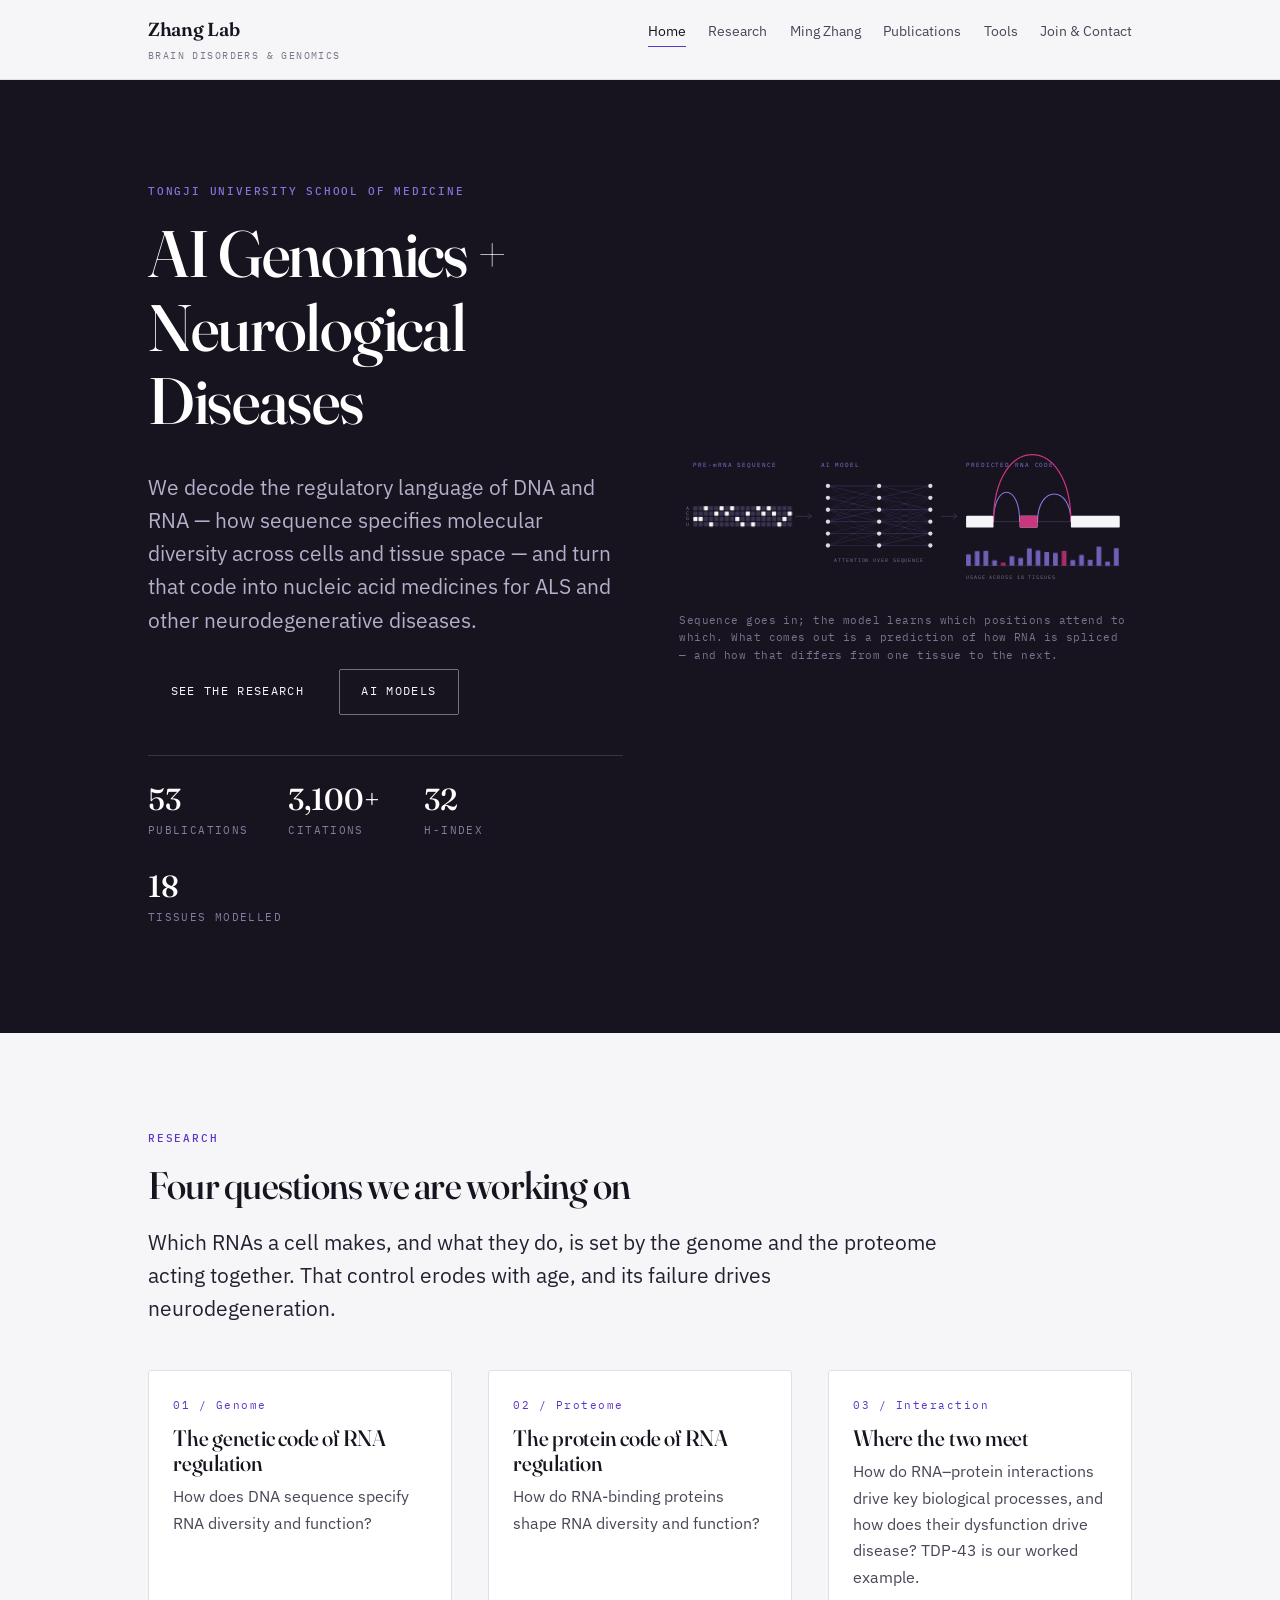
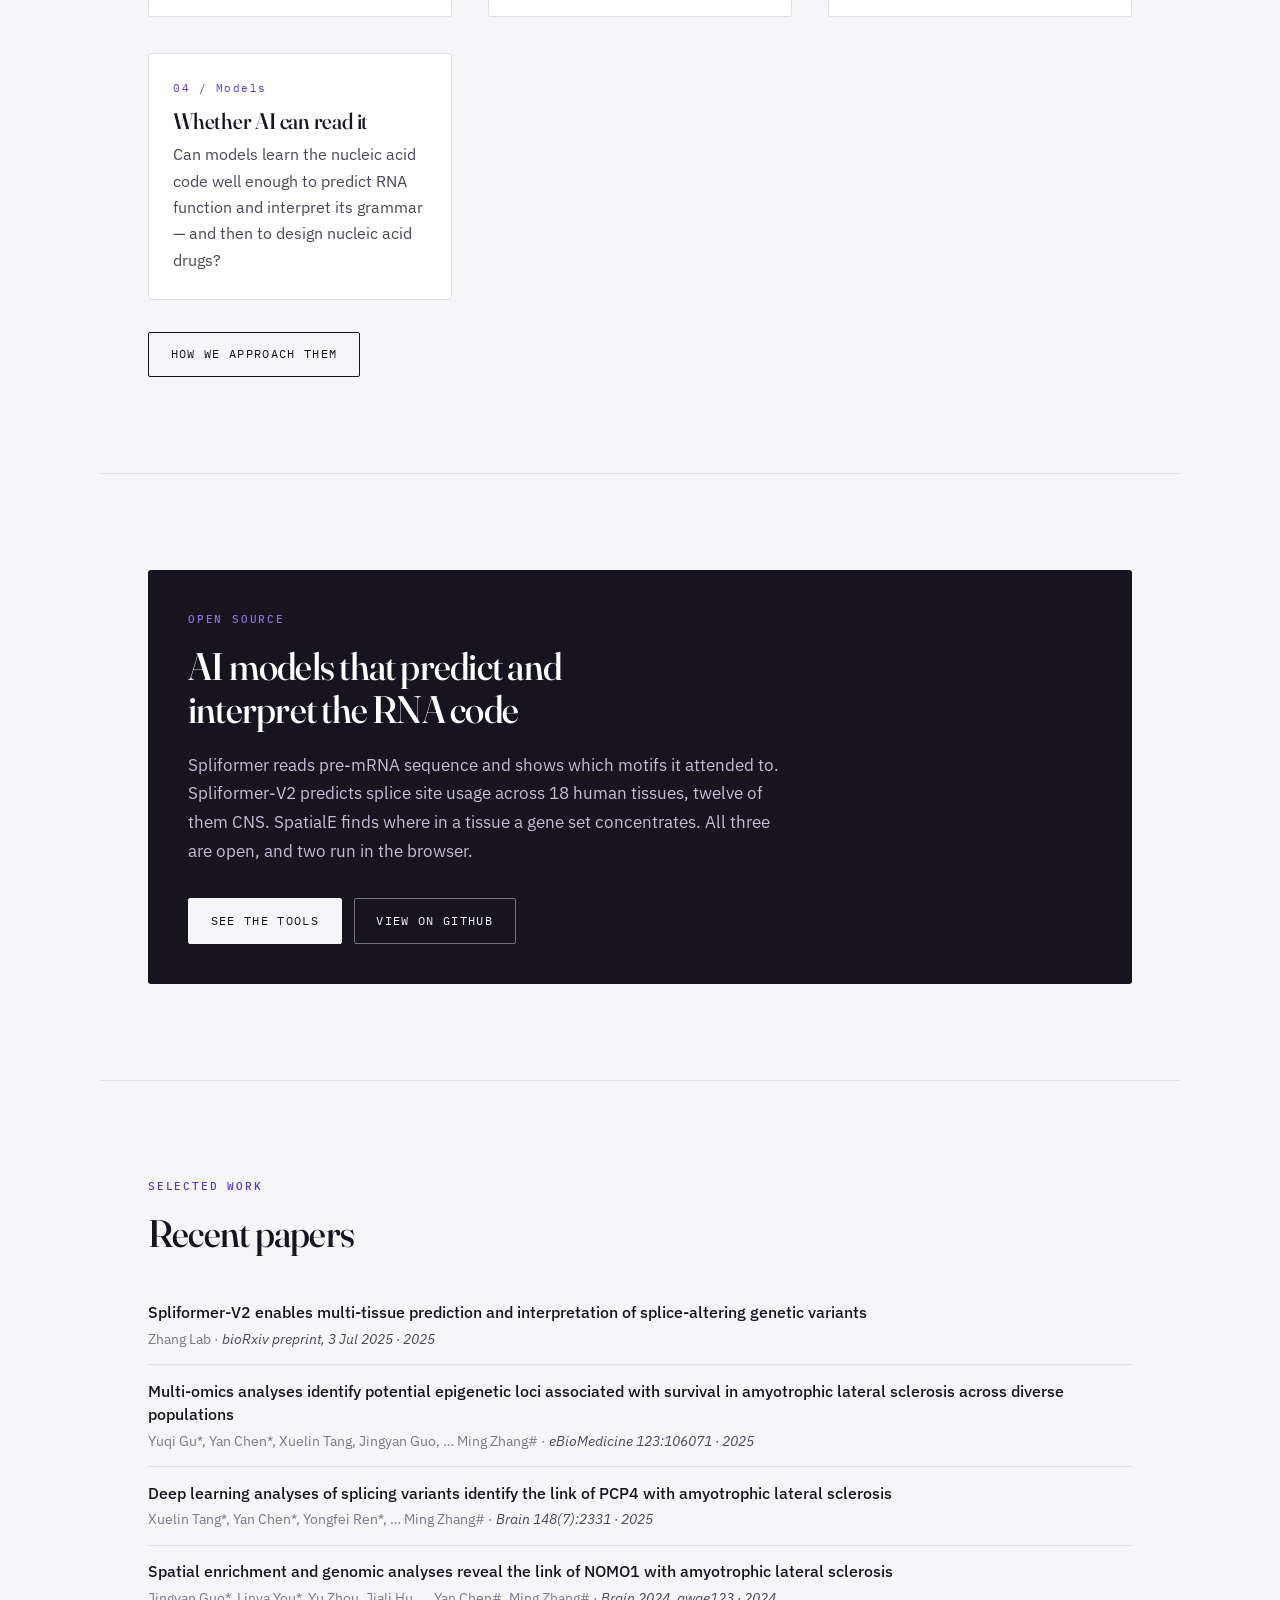
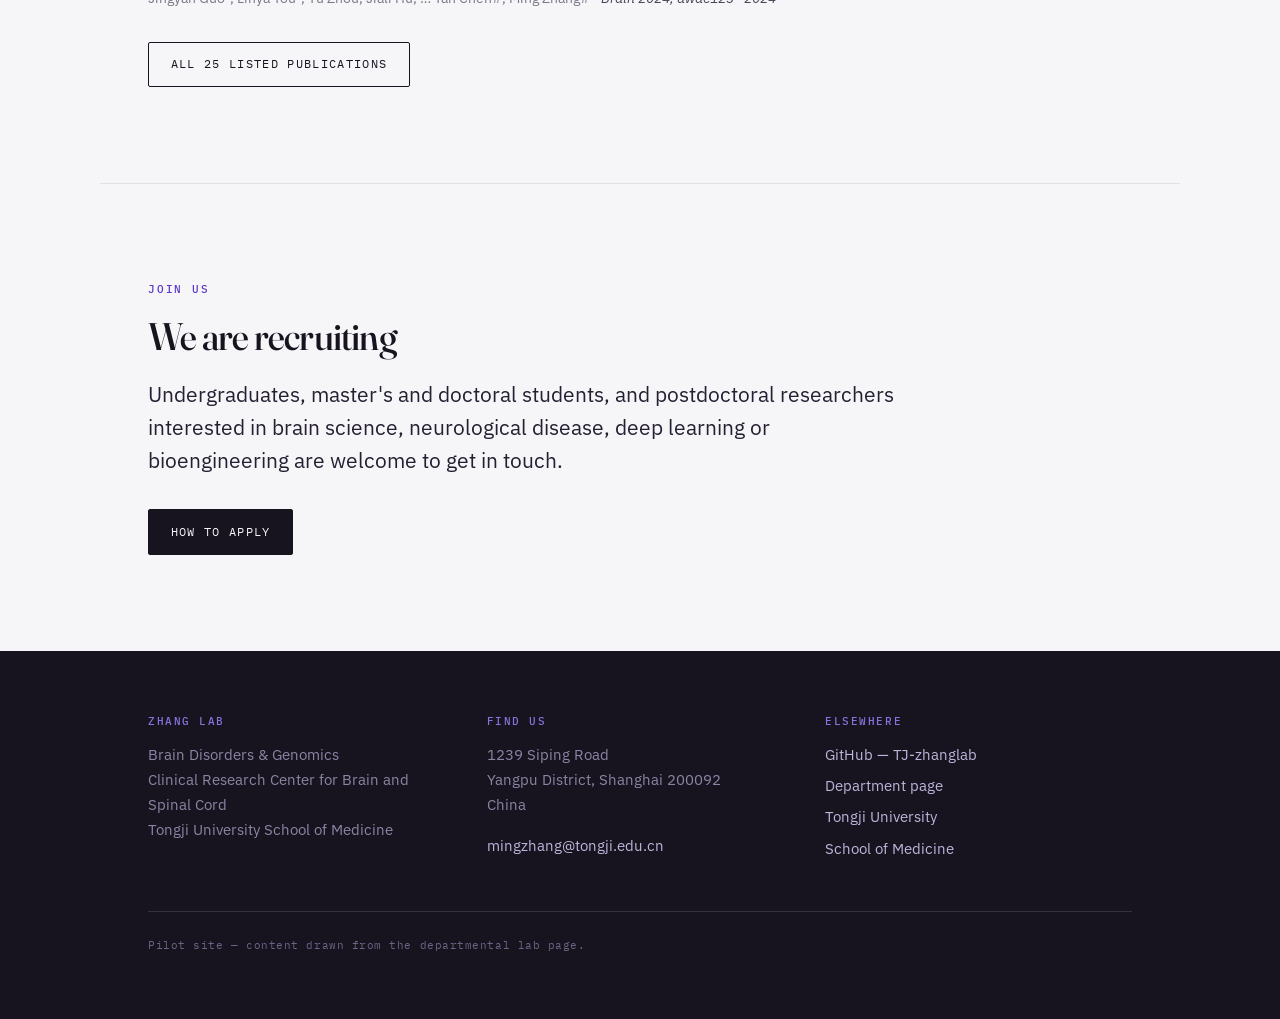
<file: index.html>
<!DOCTYPE html>
<html lang="en">
<head>
<meta charset="utf-8">
<meta name="viewport" content="width=device-width, initial-scale=1">
<title>Zhang Lab — Brain Disorders &amp; Genomics, Tongji University</title>
<meta name="description" content="The Zhang Lab at Tongji University School of Medicine studies the genomics of neurodegenerative disease, combining human brain multi-omics with deep learning models of RNA splicing.">
<link rel="preconnect" href="https://fonts.googleapis.com">
<link rel="preconnect" href="https://fonts.gstatic.com" crossorigin>
<link href="https://fonts.googleapis.com/css2?family=Fraunces:opsz,wght,SOFT,WONK@9..144,300..700,0..100,0..1&family=IBM+Plex+Mono:wght@400;500&family=IBM+Plex+Sans:wght@400;500;600&display=swap" rel="stylesheet">
<link rel="stylesheet" href="assets/style.css">
</head>
<body>
<a class="skip" href="#main">Skip to content</a>

<header class="masthead">
  <div class="wrap">
    <a class="wordmark" href="index.html">Zhang Lab<span>Brain Disorders &amp; Genomics</span></a>
    <nav class="nav" aria-label="Main">
      <a href="index.html">Home</a>
      <a href="research.html">Research</a>
      <a href="ming-zhang.html">Ming Zhang</a>
      <a href="publications.html">Publications</a>
      <a href="tools.html">Tools</a>
      <a href="contact.html">Join &amp; Contact</a>
    </nav>
  </div>
</header>

<main id="main">

<!-- ============================ HERO ============================ -->
<div class="hero">
  <div class="wrap hero-grid">
    <div class="fade-up">
      <span class="eyebrow">Tongji University School of Medicine</span>
      <h1>AI Genomics + Neurological Diseases</h1>
      <p class="lede">We decode the regulatory language of DNA and RNA — how sequence specifies molecular diversity across cells and tissue space — and turn that code into nucleic acid medicines for ALS and other neurodegenerative diseases.</p>
      <div class="btn-row">
        <a class="btn" href="research.html">See the research</a>
        <a class="btn btn-ghost" href="tools.html">AI models</a>
      </div>
      <div class="stats">
        <div><b>53</b><span>Publications</span></div>
        <div><b>3,100+</b><span>Citations</span></div>
        <div><b>32</b><span>h-index</span></div>
        <div><b>18</b><span>Tissues modelled</span></div>
      </div>
    </div>

    <figure class="hero-figure fade-up" style="animation-delay:.15s; margin:0">
      <svg viewBox="0 0 760 250" xmlns="http://www.w3.org/2000/svg" role="img" aria-labelledby="pipeTitle pipeDesc">
        <title id="pipeTitle">How an AI model reads the RNA code</title>
        <desc id="pipeDesc">Three panels. On the left, a pre-mRNA sequence shown as a one-hot matrix. In the middle, an attention model with three layers of connected nodes. On the right, the predicted result: splice junction arcs over exon blocks, with one exon skipped, and a bar chart of predicted usage across eighteen tissues.</desc>
<text x="24" y="30" text-anchor="start" font-family="IBM Plex Mono, ui-monospace, monospace" font-size="10" letter-spacing="1.5" fill="#8A72DE">PRE-mRNA SEQUENCE</text><text x="16" y="102" text-anchor="end" font-family="IBM Plex Mono, ui-monospace, monospace" font-size="8" fill="#7A7291">A</text><text x="16" y="111" text-anchor="end" font-family="IBM Plex Mono, ui-monospace, monospace" font-size="8" fill="#7A7291">C</text><text x="16" y="120" text-anchor="end" font-family="IBM Plex Mono, ui-monospace, monospace" font-size="8" fill="#7A7291">G</text><text x="16" y="129" text-anchor="end" font-family="IBM Plex Mono, ui-monospace, monospace" font-size="8" fill="#7A7291">U</text><rect class="cell-in" style="animation-delay:0.00s" x="24.0" y="96" width="7" height="7" rx="1" fill="#3A3350" opacity="0.55"/><rect class="cell-in" style="animation-delay:0.00s" x="24.0" y="105" width="7" height="7" rx="1" fill="#3A3350" opacity="0.55"/><rect class="cell-in" style="animation-delay:0.00s" x="24.0" y="114" width="7" height="7" rx="1" fill="#F6F5F8" opacity="0.92"/><rect class="cell-in" style="animation-delay:0.00s" x="24.0" y="123" width="7" height="7" rx="1" fill="#3A3350" opacity="0.55"/><rect class="cell-in" style="animation-delay:0.05s" x="32.8" y="96" width="7" height="7" rx="1" fill="#3A3350" opacity="0.55"/><rect class="cell-in" style="animation-delay:0.05s" x="32.8" y="105" width="7" height="7" rx="1" fill="#3A3350" opacity="0.55"/><rect class="cell-in" style="animation-delay:0.05s" x="32.8" y="114" width="7" height="7" rx="1" fill="#F6F5F8" opacity="0.92"/><rect class="cell-in" style="animation-delay:0.05s" x="32.8" y="123" width="7" height="7" rx="1" fill="#3A3350" opacity="0.55"/><rect class="cell-in" style="animation-delay:0.10s" x="41.6" y="96" width="7" height="7" rx="1" fill="#F6F5F8" opacity="0.92"/><rect class="cell-in" style="animation-delay:0.10s" x="41.6" y="105" width="7" height="7" rx="1" fill="#3A3350" opacity="0.55"/><rect class="cell-in" style="animation-delay:0.10s" x="41.6" y="114" width="7" height="7" rx="1" fill="#3A3350" opacity="0.55"/><rect class="cell-in" style="animation-delay:0.10s" x="41.6" y="123" width="7" height="7" rx="1" fill="#3A3350" opacity="0.55"/><rect class="cell-in" style="animation-delay:0.15s" x="50.4" y="96" width="7" height="7" rx="1" fill="#3A3350" opacity="0.55"/><rect class="cell-in" style="animation-delay:0.15s" x="50.4" y="105" width="7" height="7" rx="1" fill="#3A3350" opacity="0.55"/><rect class="cell-in" style="animation-delay:0.15s" x="50.4" y="114" width="7" height="7" rx="1" fill="#3A3350" opacity="0.55"/><rect class="cell-in" style="animation-delay:0.15s" x="50.4" y="123" width="7" height="7" rx="1" fill="#F6F5F8" opacity="0.92"/><rect class="cell-in" style="animation-delay:0.20s" x="59.2" y="96" width="7" height="7" rx="1" fill="#3A3350" opacity="0.55"/><rect class="cell-in" style="animation-delay:0.20s" x="59.2" y="105" width="7" height="7" rx="1" fill="#F6F5F8" opacity="0.92"/><rect class="cell-in" style="animation-delay:0.20s" x="59.2" y="114" width="7" height="7" rx="1" fill="#3A3350" opacity="0.55"/><rect class="cell-in" style="animation-delay:0.20s" x="59.2" y="123" width="7" height="7" rx="1" fill="#3A3350" opacity="0.55"/><rect class="cell-in" style="animation-delay:0.25s" x="68.0" y="96" width="7" height="7" rx="1" fill="#F6F5F8" opacity="0.92"/><rect class="cell-in" style="animation-delay:0.25s" x="68.0" y="105" width="7" height="7" rx="1" fill="#3A3350" opacity="0.55"/><rect class="cell-in" style="animation-delay:0.25s" x="68.0" y="114" width="7" height="7" rx="1" fill="#3A3350" opacity="0.55"/><rect class="cell-in" style="animation-delay:0.25s" x="68.0" y="123" width="7" height="7" rx="1" fill="#3A3350" opacity="0.55"/><rect class="cell-in" style="animation-delay:0.30s" x="76.8" y="96" width="7" height="7" rx="1" fill="#3A3350" opacity="0.55"/><rect class="cell-in" style="animation-delay:0.30s" x="76.8" y="105" width="7" height="7" rx="1" fill="#F6F5F8" opacity="0.92"/><rect class="cell-in" style="animation-delay:0.30s" x="76.8" y="114" width="7" height="7" rx="1" fill="#3A3350" opacity="0.55"/><rect class="cell-in" style="animation-delay:0.30s" x="76.8" y="123" width="7" height="7" rx="1" fill="#3A3350" opacity="0.55"/><rect class="cell-in" style="animation-delay:0.35s" x="85.6" y="96" width="7" height="7" rx="1" fill="#F6F5F8" opacity="0.92"/><rect class="cell-in" style="animation-delay:0.35s" x="85.6" y="105" width="7" height="7" rx="1" fill="#3A3350" opacity="0.55"/><rect class="cell-in" style="animation-delay:0.35s" x="85.6" y="114" width="7" height="7" rx="1" fill="#3A3350" opacity="0.55"/><rect class="cell-in" style="animation-delay:0.35s" x="85.6" y="123" width="7" height="7" rx="1" fill="#3A3350" opacity="0.55"/><rect class="cell-in" style="animation-delay:0.40s" x="94.4" y="96" width="7" height="7" rx="1" fill="#3A3350" opacity="0.55"/><rect class="cell-in" style="animation-delay:0.40s" x="94.4" y="105" width="7" height="7" rx="1" fill="#3A3350" opacity="0.55"/><rect class="cell-in" style="animation-delay:0.40s" x="94.4" y="114" width="7" height="7" rx="1" fill="#F6F5F8" opacity="0.92"/><rect class="cell-in" style="animation-delay:0.40s" x="94.4" y="123" width="7" height="7" rx="1" fill="#3A3350" opacity="0.55"/><rect class="cell-in" style="animation-delay:0.45s" x="103.2" y="96" width="7" height="7" rx="1" fill="#3A3350" opacity="0.55"/><rect class="cell-in" style="animation-delay:0.45s" x="103.2" y="105" width="7" height="7" rx="1" fill="#3A3350" opacity="0.55"/><rect class="cell-in" style="animation-delay:0.45s" x="103.2" y="114" width="7" height="7" rx="1" fill="#3A3350" opacity="0.55"/><rect class="cell-in" style="animation-delay:0.45s" x="103.2" y="123" width="7" height="7" rx="1" fill="#F6F5F8" opacity="0.92"/><rect class="cell-in" style="animation-delay:0.50s" x="112.0" y="96" width="7" height="7" rx="1" fill="#3A3350" opacity="0.55"/><rect class="cell-in" style="animation-delay:0.50s" x="112.0" y="105" width="7" height="7" rx="1" fill="#F6F5F8" opacity="0.92"/><rect class="cell-in" style="animation-delay:0.50s" x="112.0" y="114" width="7" height="7" rx="1" fill="#3A3350" opacity="0.55"/><rect class="cell-in" style="animation-delay:0.50s" x="112.0" y="123" width="7" height="7" rx="1" fill="#3A3350" opacity="0.55"/><rect class="cell-in" style="animation-delay:0.55s" x="120.8" y="96" width="7" height="7" rx="1" fill="#3A3350" opacity="0.55"/><rect class="cell-in" style="animation-delay:0.55s" x="120.8" y="105" width="7" height="7" rx="1" fill="#3A3350" opacity="0.55"/><rect class="cell-in" style="animation-delay:0.55s" x="120.8" y="114" width="7" height="7" rx="1" fill="#3A3350" opacity="0.55"/><rect class="cell-in" style="animation-delay:0.55s" x="120.8" y="123" width="7" height="7" rx="1" fill="#F6F5F8" opacity="0.92"/><rect class="cell-in" style="animation-delay:0.60s" x="129.6" y="96" width="7" height="7" rx="1" fill="#F6F5F8" opacity="0.92"/><rect class="cell-in" style="animation-delay:0.60s" x="129.6" y="105" width="7" height="7" rx="1" fill="#3A3350" opacity="0.55"/><rect class="cell-in" style="animation-delay:0.60s" x="129.6" y="114" width="7" height="7" rx="1" fill="#3A3350" opacity="0.55"/><rect class="cell-in" style="animation-delay:0.60s" x="129.6" y="123" width="7" height="7" rx="1" fill="#3A3350" opacity="0.55"/><rect class="cell-in" style="animation-delay:0.65s" x="138.4" y="96" width="7" height="7" rx="1" fill="#3A3350" opacity="0.55"/><rect class="cell-in" style="animation-delay:0.65s" x="138.4" y="105" width="7" height="7" rx="1" fill="#F6F5F8" opacity="0.92"/><rect class="cell-in" style="animation-delay:0.65s" x="138.4" y="114" width="7" height="7" rx="1" fill="#3A3350" opacity="0.55"/><rect class="cell-in" style="animation-delay:0.65s" x="138.4" y="123" width="7" height="7" rx="1" fill="#3A3350" opacity="0.55"/><rect class="cell-in" style="animation-delay:0.70s" x="147.2" y="96" width="7" height="7" rx="1" fill="#F6F5F8" opacity="0.92"/><rect class="cell-in" style="animation-delay:0.70s" x="147.2" y="105" width="7" height="7" rx="1" fill="#3A3350" opacity="0.55"/><rect class="cell-in" style="animation-delay:0.70s" x="147.2" y="114" width="7" height="7" rx="1" fill="#3A3350" opacity="0.55"/><rect class="cell-in" style="animation-delay:0.70s" x="147.2" y="123" width="7" height="7" rx="1" fill="#3A3350" opacity="0.55"/><rect class="cell-in" style="animation-delay:0.75s" x="156.0" y="96" width="7" height="7" rx="1" fill="#3A3350" opacity="0.55"/><rect class="cell-in" style="animation-delay:0.75s" x="156.0" y="105" width="7" height="7" rx="1" fill="#F6F5F8" opacity="0.92"/><rect class="cell-in" style="animation-delay:0.75s" x="156.0" y="114" width="7" height="7" rx="1" fill="#3A3350" opacity="0.55"/><rect class="cell-in" style="animation-delay:0.75s" x="156.0" y="123" width="7" height="7" rx="1" fill="#3A3350" opacity="0.55"/><rect class="cell-in" style="animation-delay:0.80s" x="164.8" y="96" width="7" height="7" rx="1" fill="#3A3350" opacity="0.55"/><rect class="cell-in" style="animation-delay:0.80s" x="164.8" y="105" width="7" height="7" rx="1" fill="#3A3350" opacity="0.55"/><rect class="cell-in" style="animation-delay:0.80s" x="164.8" y="114" width="7" height="7" rx="1" fill="#3A3350" opacity="0.55"/><rect class="cell-in" style="animation-delay:0.80s" x="164.8" y="123" width="7" height="7" rx="1" fill="#F6F5F8" opacity="0.92"/><rect class="cell-in" style="animation-delay:0.85s" x="173.6" y="96" width="7" height="7" rx="1" fill="#3A3350" opacity="0.55"/><rect class="cell-in" style="animation-delay:0.85s" x="173.6" y="105" width="7" height="7" rx="1" fill="#3A3350" opacity="0.55"/><rect class="cell-in" style="animation-delay:0.85s" x="173.6" y="114" width="7" height="7" rx="1" fill="#F6F5F8" opacity="0.92"/><rect class="cell-in" style="animation-delay:0.85s" x="173.6" y="123" width="7" height="7" rx="1" fill="#3A3350" opacity="0.55"/><rect class="cell-in" style="animation-delay:0.90s" x="182.4" y="96" width="7" height="7" rx="1" fill="#3A3350" opacity="0.55"/><rect class="cell-in" style="animation-delay:0.90s" x="182.4" y="105" width="7" height="7" rx="1" fill="#F6F5F8" opacity="0.92"/><rect class="cell-in" style="animation-delay:0.90s" x="182.4" y="114" width="7" height="7" rx="1" fill="#3A3350" opacity="0.55"/><rect class="cell-in" style="animation-delay:0.90s" x="182.4" y="123" width="7" height="7" rx="1" fill="#3A3350" opacity="0.55"/><path d="M196 113 L222 113" stroke="#3A3350" stroke-width="1.5"/><path d="M216 108 L223 113 L216 118" fill="none" stroke="#3A3350" stroke-width="1.5"/><text x="238" y="30" text-anchor="start" font-family="IBM Plex Mono, ui-monospace, monospace" font-size="10" letter-spacing="1.5" fill="#8A72DE">AI MODEL</text><line class="line-in" style="animation-delay:0.56s" pathLength="100" x1="250" y1="62" x2="336" y2="62" stroke="#8A72DE" stroke-width="0.9" opacity="0.47"/><line class="line-in" style="animation-delay:0.57s" pathLength="100" x1="250" y1="62" x2="336" y2="82" stroke="#8A72DE" stroke-width="0.9" opacity="0.30"/><line class="line-in" style="animation-delay:0.59s" pathLength="100" x1="250" y1="62" x2="336" y2="102" stroke="#8A72DE" stroke-width="0.9" opacity="0.11"/><line class="line-in" style="animation-delay:0.60s" pathLength="100" x1="250" y1="62" x2="336" y2="122" stroke="#8A72DE" stroke-width="0.9" opacity="0.15"/><line class="line-in" style="animation-delay:0.61s" pathLength="100" x1="250" y1="82" x2="336" y2="62" stroke="#8A72DE" stroke-width="0.9" opacity="0.15"/><line class="line-in" style="animation-delay:0.62s" pathLength="100" x1="250" y1="82" x2="336" y2="82" stroke="#8A72DE" stroke-width="0.9" opacity="0.18"/><line class="line-in" style="animation-delay:0.63s" pathLength="100" x1="250" y1="82" x2="336" y2="102" stroke="#8A72DE" stroke-width="0.9" opacity="0.32"/><line class="line-in" style="animation-delay:0.65s" pathLength="100" x1="250" y1="82" x2="336" y2="122" stroke="#8A72DE" stroke-width="0.9" opacity="0.12"/><line class="line-in" style="animation-delay:0.66s" pathLength="100" x1="250" y1="82" x2="336" y2="162" stroke="#8A72DE" stroke-width="0.9" opacity="0.12"/><line class="line-in" style="animation-delay:0.67s" pathLength="100" x1="250" y1="102" x2="336" y2="62" stroke="#8A72DE" stroke-width="0.9" opacity="0.23"/><line class="line-in" style="animation-delay:0.68s" pathLength="100" x1="250" y1="102" x2="336" y2="82" stroke="#8A72DE" stroke-width="0.9" opacity="0.19"/><line class="line-in" style="animation-delay:0.69s" pathLength="100" x1="250" y1="102" x2="336" y2="102" stroke="#8A72DE" stroke-width="0.9" opacity="0.49"/><line class="line-in" style="animation-delay:0.71s" pathLength="100" x1="250" y1="102" x2="336" y2="122" stroke="#8A72DE" stroke-width="0.9" opacity="0.25"/><line class="line-in" style="animation-delay:0.72s" pathLength="100" x1="250" y1="102" x2="336" y2="142" stroke="#8A72DE" stroke-width="0.9" opacity="0.20"/><line class="line-in" style="animation-delay:0.73s" pathLength="100" x1="250" y1="122" x2="336" y2="62" stroke="#8A72DE" stroke-width="0.9" opacity="0.17"/><line class="line-in" style="animation-delay:0.74s" pathLength="100" x1="250" y1="122" x2="336" y2="82" stroke="#8A72DE" stroke-width="0.9" opacity="0.20"/><line class="line-in" style="animation-delay:0.75s" pathLength="100" x1="250" y1="122" x2="336" y2="102" stroke="#8A72DE" stroke-width="0.9" opacity="0.35"/><line class="line-in" style="animation-delay:0.77s" pathLength="100" x1="250" y1="122" x2="336" y2="122" stroke="#8A72DE" stroke-width="0.9" opacity="0.47"/><line class="line-in" style="animation-delay:0.78s" pathLength="100" x1="250" y1="122" x2="336" y2="142" stroke="#8A72DE" stroke-width="0.9" opacity="0.19"/><line class="line-in" style="animation-delay:0.79s" pathLength="100" x1="250" y1="122" x2="336" y2="162" stroke="#8A72DE" stroke-width="0.9" opacity="0.15"/><line class="line-in" style="animation-delay:0.80s" pathLength="100" x1="250" y1="142" x2="336" y2="122" stroke="#8A72DE" stroke-width="0.9" opacity="0.19"/><line class="line-in" style="animation-delay:0.81s" pathLength="100" x1="250" y1="142" x2="336" y2="142" stroke="#8A72DE" stroke-width="0.9" opacity="0.37"/><line class="line-in" style="animation-delay:0.83s" pathLength="100" x1="250" y1="142" x2="336" y2="162" stroke="#8A72DE" stroke-width="0.9" opacity="0.12"/><line class="line-in" style="animation-delay:0.84s" pathLength="100" x1="250" y1="162" x2="336" y2="122" stroke="#8A72DE" stroke-width="0.9" opacity="0.22"/><line class="line-in" style="animation-delay:0.85s" pathLength="100" x1="250" y1="162" x2="336" y2="142" stroke="#8A72DE" stroke-width="0.9" opacity="0.23"/><line class="line-in" style="animation-delay:0.86s" pathLength="100" x1="250" y1="162" x2="336" y2="162" stroke="#8A72DE" stroke-width="0.9" opacity="0.28"/><line class="line-in" style="animation-delay:0.87s" pathLength="100" x1="336" y1="62" x2="422" y2="62" stroke="#8A72DE" stroke-width="0.9" opacity="0.33"/><line class="line-in" style="animation-delay:0.89s" pathLength="100" x1="336" y1="62" x2="422" y2="82" stroke="#8A72DE" stroke-width="0.9" opacity="0.29"/><line class="line-in" style="animation-delay:0.90s" pathLength="100" x1="336" y1="62" x2="422" y2="122" stroke="#8A72DE" stroke-width="0.9" opacity="0.17"/><line class="line-in" style="animation-delay:0.91s" pathLength="100" x1="336" y1="82" x2="422" y2="62" stroke="#8A72DE" stroke-width="0.9" opacity="0.32"/><line class="line-in" style="animation-delay:0.92s" pathLength="100" x1="336" y1="82" x2="422" y2="82" stroke="#8A72DE" stroke-width="0.9" opacity="0.18"/><line class="line-in" style="animation-delay:0.93s" pathLength="100" x1="336" y1="82" x2="422" y2="102" stroke="#8A72DE" stroke-width="0.9" opacity="0.31"/><line class="line-in" style="animation-delay:0.95s" pathLength="100" x1="336" y1="82" x2="422" y2="122" stroke="#8A72DE" stroke-width="0.9" opacity="0.15"/><line class="line-in" style="animation-delay:0.96s" pathLength="100" x1="336" y1="82" x2="422" y2="142" stroke="#8A72DE" stroke-width="0.9" opacity="0.13"/><line class="line-in" style="animation-delay:0.97s" pathLength="100" x1="336" y1="102" x2="422" y2="82" stroke="#8A72DE" stroke-width="0.9" opacity="0.17"/><line class="line-in" style="animation-delay:0.98s" pathLength="100" x1="336" y1="102" x2="422" y2="102" stroke="#8A72DE" stroke-width="0.9" opacity="0.49"/><line class="line-in" style="animation-delay:0.99s" pathLength="100" x1="336" y1="102" x2="422" y2="122" stroke="#8A72DE" stroke-width="0.9" opacity="0.17"/><line class="line-in" style="animation-delay:1.01s" pathLength="100" x1="336" y1="102" x2="422" y2="142" stroke="#8A72DE" stroke-width="0.9" opacity="0.21"/><line class="line-in" style="animation-delay:1.02s" pathLength="100" x1="336" y1="102" x2="422" y2="162" stroke="#8A72DE" stroke-width="0.9" opacity="0.17"/><line class="line-in" style="animation-delay:1.03s" pathLength="100" x1="336" y1="122" x2="422" y2="62" stroke="#8A72DE" stroke-width="0.9" opacity="0.17"/><line class="line-in" style="animation-delay:1.04s" pathLength="100" x1="336" y1="122" x2="422" y2="82" stroke="#8A72DE" stroke-width="0.9" opacity="0.14"/><line class="line-in" style="animation-delay:1.05s" pathLength="100" x1="336" y1="122" x2="422" y2="102" stroke="#8A72DE" stroke-width="0.9" opacity="0.21"/><line class="line-in" style="animation-delay:1.07s" pathLength="100" x1="336" y1="122" x2="422" y2="122" stroke="#8A72DE" stroke-width="0.9" opacity="0.35"/><line class="line-in" style="animation-delay:1.08s" pathLength="100" x1="336" y1="122" x2="422" y2="142" stroke="#8A72DE" stroke-width="0.9" opacity="0.30"/><line class="line-in" style="animation-delay:1.09s" pathLength="100" x1="336" y1="142" x2="422" y2="82" stroke="#8A72DE" stroke-width="0.9" opacity="0.15"/><line class="line-in" style="animation-delay:1.10s" pathLength="100" x1="336" y1="142" x2="422" y2="102" stroke="#8A72DE" stroke-width="0.9" opacity="0.23"/><line class="line-in" style="animation-delay:1.11s" pathLength="100" x1="336" y1="142" x2="422" y2="122" stroke="#8A72DE" stroke-width="0.9" opacity="0.13"/><line class="line-in" style="animation-delay:1.13s" pathLength="100" x1="336" y1="142" x2="422" y2="142" stroke="#8A72DE" stroke-width="0.9" opacity="0.48"/><line class="line-in" style="animation-delay:1.14s" pathLength="100" x1="336" y1="142" x2="422" y2="162" stroke="#8A72DE" stroke-width="0.9" opacity="0.14"/><line class="line-in" style="animation-delay:1.15s" pathLength="100" x1="336" y1="162" x2="422" y2="102" stroke="#8A72DE" stroke-width="0.9" opacity="0.17"/><line class="line-in" style="animation-delay:1.16s" pathLength="100" x1="336" y1="162" x2="422" y2="122" stroke="#8A72DE" stroke-width="0.9" opacity="0.14"/><line class="line-in" style="animation-delay:1.17s" pathLength="100" x1="336" y1="162" x2="422" y2="142" stroke="#8A72DE" stroke-width="0.9" opacity="0.34"/><line class="line-in" style="animation-delay:1.19s" pathLength="100" x1="336" y1="162" x2="422" y2="162" stroke="#8A72DE" stroke-width="0.9" opacity="0.35"/><circle cx="250" cy="62" r="3.6" fill="#F6F5F8" opacity="0.88"/><circle cx="250" cy="82" r="3.6" fill="#F6F5F8" opacity="0.88"/><circle cx="250" cy="102" r="3.6" fill="#F6F5F8" opacity="0.88"/><circle cx="250" cy="122" r="3.6" fill="#F6F5F8" opacity="0.88"/><circle cx="250" cy="142" r="3.6" fill="#F6F5F8" opacity="0.88"/><circle cx="250" cy="162" r="3.6" fill="#F6F5F8" opacity="0.88"/><circle cx="336" cy="62" r="3.6" fill="#F6F5F8" opacity="0.88"/><circle cx="336" cy="82" r="3.6" fill="#F6F5F8" opacity="0.88"/><circle cx="336" cy="102" r="3.6" fill="#F6F5F8" opacity="0.88"/><circle cx="336" cy="122" r="3.6" fill="#F6F5F8" opacity="0.88"/><circle cx="336" cy="142" r="3.6" fill="#F6F5F8" opacity="0.88"/><circle cx="336" cy="162" r="3.6" fill="#F6F5F8" opacity="0.88"/><circle cx="422" cy="62" r="3.6" fill="#F6F5F8" opacity="0.88"/><circle cx="422" cy="82" r="3.6" fill="#F6F5F8" opacity="0.88"/><circle cx="422" cy="102" r="3.6" fill="#F6F5F8" opacity="0.88"/><circle cx="422" cy="122" r="3.6" fill="#F6F5F8" opacity="0.88"/><circle cx="422" cy="142" r="3.6" fill="#F6F5F8" opacity="0.88"/><circle cx="422" cy="162" r="3.6" fill="#F6F5F8" opacity="0.88"/><text x="336" y="190" text-anchor="middle" font-family="IBM Plex Mono, ui-monospace, monospace" font-size="9" letter-spacing="1.5" fill="#7A7291">ATTENTION OVER SEQUENCE</text><path d="M440 113 L466 113" stroke="#3A3350" stroke-width="1.5"/><path d="M460 108 L467 113 L460 118" fill="none" stroke="#3A3350" stroke-width="1.5"/><text x="482" y="30" text-anchor="start" font-family="IBM Plex Mono, ui-monospace, monospace" font-size="10" letter-spacing="1.5" fill="#8A72DE">PREDICTED RNA CODE</text><line x1="482" y1="122" x2="740" y2="122" stroke="#3A3350" stroke-width="1.5"/><path class="arc-draw" style="--len:100; animation-delay:1.50s" pathLength="100" d="M528 122 C528 56 572 56 572 122" fill="none" stroke="#8A72DE" stroke-width="1.8"/><path class="arc-draw" style="--len:100; animation-delay:1.62s" pathLength="100" d="M602 122 C602 60 658 60 658 122" fill="none" stroke="#8A72DE" stroke-width="1.8"/><path class="arc-draw" style="--len:100; animation-delay:1.85s" pathLength="100" d="M528 122 C528 -28 658 -28 658 122" fill="none" stroke="#C8367F" stroke-width="2" stroke-dasharray="6 4"/><rect x="482" y="112" width="46" height="20" rx="2" fill="#F6F5F8"/><rect x="572" y="112" width="30" height="20" rx="2" fill="#F6F5F8"/><rect x="658" y="112" width="82" height="20" rx="2" fill="#F6F5F8"/><rect x="572" y="112" width="30" height="20" rx="2" fill="#C8367F"/><line x1="482" y1="196" x2="740" y2="196" stroke="#3A3350" stroke-width="1"/><rect class="bar-grow" style="animation-delay:2.00s" x="482.0" y="176.8" width="8" height="19.2" rx="1" fill="#8A72DE" opacity="0.8"/><rect class="bar-grow" style="animation-delay:2.04s" x="496.6" y="171.3" width="8" height="24.7" rx="1" fill="#8A72DE" opacity="0.8"/><rect class="bar-grow" style="animation-delay:2.07s" x="511.2" y="171.0" width="8" height="25.0" rx="1" fill="#8A72DE" opacity="0.8"/><rect class="bar-grow" style="animation-delay:2.10s" x="525.8" y="186.7" width="8" height="9.3" rx="1" fill="#8A72DE" opacity="0.8"/><rect class="bar-grow" style="animation-delay:2.14s" x="540.4" y="190.7" width="8" height="5.3" rx="1" fill="#C8367F" opacity="0.8"/><rect class="bar-grow" style="animation-delay:2.17s" x="555.0" y="179.8" width="8" height="16.2" rx="1" fill="#8A72DE" opacity="0.8"/><rect class="bar-grow" style="animation-delay:2.21s" x="569.6" y="182.8" width="8" height="13.2" rx="1" fill="#8A72DE" opacity="0.8"/><rect class="bar-grow" style="animation-delay:2.25s" x="584.2" y="166.7" width="8" height="29.3" rx="1" fill="#8A72DE" opacity="0.8"/><rect class="bar-grow" style="animation-delay:2.28s" x="598.8" y="170.3" width="8" height="25.7" rx="1" fill="#8A72DE" opacity="0.8"/><rect class="bar-grow" style="animation-delay:2.31s" x="613.4" y="173.0" width="8" height="23.0" rx="1" fill="#8A72DE" opacity="0.8"/><rect class="bar-grow" style="animation-delay:2.35s" x="628.0" y="174.3" width="8" height="21.7" rx="1" fill="#8A72DE" opacity="0.8"/><rect class="bar-grow" style="animation-delay:2.38s" x="642.6" y="171.2" width="8" height="24.8" rx="1" fill="#C8367F" opacity="0.8"/><rect class="bar-grow" style="animation-delay:2.42s" x="657.2" y="186.6" width="8" height="9.4" rx="1" fill="#8A72DE" opacity="0.8"/><rect class="bar-grow" style="animation-delay:2.46s" x="671.8" y="177.8" width="8" height="18.2" rx="1" fill="#8A72DE" opacity="0.8"/><rect class="bar-grow" style="animation-delay:2.49s" x="686.4" y="186.1" width="8" height="9.9" rx="1" fill="#8A72DE" opacity="0.8"/><rect class="bar-grow" style="animation-delay:2.52s" x="701.0" y="163.8" width="8" height="32.2" rx="1" fill="#8A72DE" opacity="0.8"/><rect class="bar-grow" style="animation-delay:2.56s" x="715.6" y="189.2" width="8" height="6.8" rx="1" fill="#8A72DE" opacity="0.8"/><rect class="bar-grow" style="animation-delay:2.60s" x="730.2" y="166.4" width="8" height="29.6" rx="1" fill="#8A72DE" opacity="0.8"/><text x="482" y="218" text-anchor="start" font-family="IBM Plex Mono, ui-monospace, monospace" font-size="9" letter-spacing="1.5" fill="#7A7291">USAGE ACROSS 18 TISSUES</text>
      </svg>
      <figcaption>Sequence goes in; the model learns which positions attend to which. What comes out is a prediction of how RNA is spliced — and how that differs from one tissue to the next.</figcaption>
    </figure>
  </div>
</div>

<!-- ========================== RESEARCH =========================== -->
<section class="wrap">
  <span class="eyebrow">Research</span>
  <h2>Four questions we are working on</h2>
  <p class="lede" style="max-width:62ch; margin-bottom:2.75rem">Which RNAs a cell makes, and what they do, is set by the genome and the proteome acting together. That control erodes with age, and its failure drives neurodegeneration.</p>

  <div class="grid">
    <article class="card">
      <span class="card-num">01 / Genome</span>
      <h3>The genetic code of RNA regulation</h3>
      <p>How does DNA sequence specify RNA diversity and function?</p>
    </article>
    <article class="card">
      <span class="card-num">02 / Proteome</span>
      <h3>The protein code of RNA regulation</h3>
      <p>How do RNA-binding proteins shape RNA diversity and function?</p>
    </article>
    <article class="card">
      <span class="card-num">03 / Interaction</span>
      <h3>Where the two meet</h3>
      <p>How do RNA–protein interactions drive key biological processes, and how does their dysfunction drive disease? TDP-43 is our worked example.</p>
    </article>
    <article class="card">
      <span class="card-num">04 / Models</span>
      <h3>Whether AI can read it</h3>
      <p>Can models learn the nucleic acid code well enough to predict RNA function and interpret its grammar — and then to design nucleic acid drugs?</p>
    </article>
  </div>

  <div class="btn-row"><a class="btn btn-ghost" href="research.html">How we approach them</a></div>
</section>

<!-- ============================ TOOL ============================= -->
<section class="wrap rule-top">
  <div class="slab">
    <span class="eyebrow" style="color:#8A72DE">Open source</span>
    <h2 style="max-width:22ch">AI models that predict and interpret the RNA code</h2>
    <p style="max-width:60ch">Spliformer reads pre-mRNA sequence and shows which motifs it attended to. Spliformer-V2 predicts splice site usage across 18 human tissues, twelve of them CNS. SpatialE finds where in a tissue a gene set concentrates. All three are open, and two run in the browser.</p>
    <div class="btn-row">
      <a class="btn" href="tools.html" style="background:#F6F5F8;border-color:#F6F5F8;color:#17141F">See the tools</a>
      <a class="btn btn-ghost" href="https://github.com/TJ-zhanglab" rel="noopener" style="color:#F6F5F8;border-color:rgba(255,255,255,.4)">View on GitHub</a>
    </div>
  </div>
</section>

<!-- ======================== PUBLICATIONS ========================= -->
<section class="wrap rule-top">
  <span class="eyebrow">Selected work</span>
  <h2>Recent papers</h2>
  <div id="featured" style="margin-top:2rem"></div>
  <div class="btn-row">
    <a class="btn btn-ghost" href="publications.html">All 25 listed publications</a>
  </div>
</section>

<!-- ============================ JOIN ============================= -->
<section class="wrap rule-top">
  <div class="wrap-narrow" style="padding:0">
    <span class="eyebrow">Join us</span>
    <h2>We are recruiting</h2>
    <p class="lede">Undergraduates, master's and doctoral students, and postdoctoral researchers interested in brain science, neurological disease, deep learning or bioengineering are welcome to get in touch.</p>
    <div class="btn-row"><a class="btn" href="contact.html">How to apply</a></div>
  </div>
</section>

</main>

<footer class="foot">
  <div class="wrap">
    <div class="foot-grid">
      <div>
        <h4>Zhang Lab</h4>
        <p>Brain Disorders &amp; Genomics<br>Clinical Research Center for Brain and Spinal Cord<br>Tongji University School of Medicine</p>
      </div>
      <div>
        <h4>Find us</h4>
        <p>1239 Siping Road<br>Yangpu District, Shanghai 200092<br>China</p>
        <p><a href="mailto:mingzhang@tongji.edu.cn">mingzhang@tongji.edu.cn</a></p>
      </div>
      <div>
        <h4>Elsewhere</h4>
        <ul>
          <li><a href="https://github.com/TJ-zhanglab" rel="noopener">GitHub — TJ-zhanglab</a></li>
          <li><a href="https://medgroup.tongji.edu.cn/Group.aspx?id=56" rel="noopener">Department page</a></li>
          <li><a href="https://www.tongji.edu.cn/" rel="noopener">Tongji University</a></li>
          <li><a href="http://med.tongji.edu.cn/Web/Home" rel="noopener">School of Medicine</a></li>
        </ul>
      </div>
    </div>
    <p class="colophon">Pilot site — content drawn from the departmental lab page.</p>
  </div>
</footer>

<script src="assets/publications.js"></script>
<script src="assets/site.js"></script>
<script>
/* featured papers on the home page */
(function () {
  var box = document.getElementById("featured");
  if (!box || typeof PUBLICATIONS === "undefined") return;
  box.innerHTML = PUBLICATIONS.filter(function (p) { return p.featured; })
    .slice(0, 4)
    .map(function (p) {
      var t = p.url
        ? '<a href="' + p.url + '" rel="noopener">' + p.title + "</a>"
        : p.title;
      return '<article class="pub"><h3 class="pub-title">' + t +
             '</h3><p class="pub-meta">' + p.authors +
             " &middot; <em>" + p.venue + " &middot; " + p.year + "</em></p></article>";
    })
    .join("");
})();
</script>
</body>
</html>
</file>
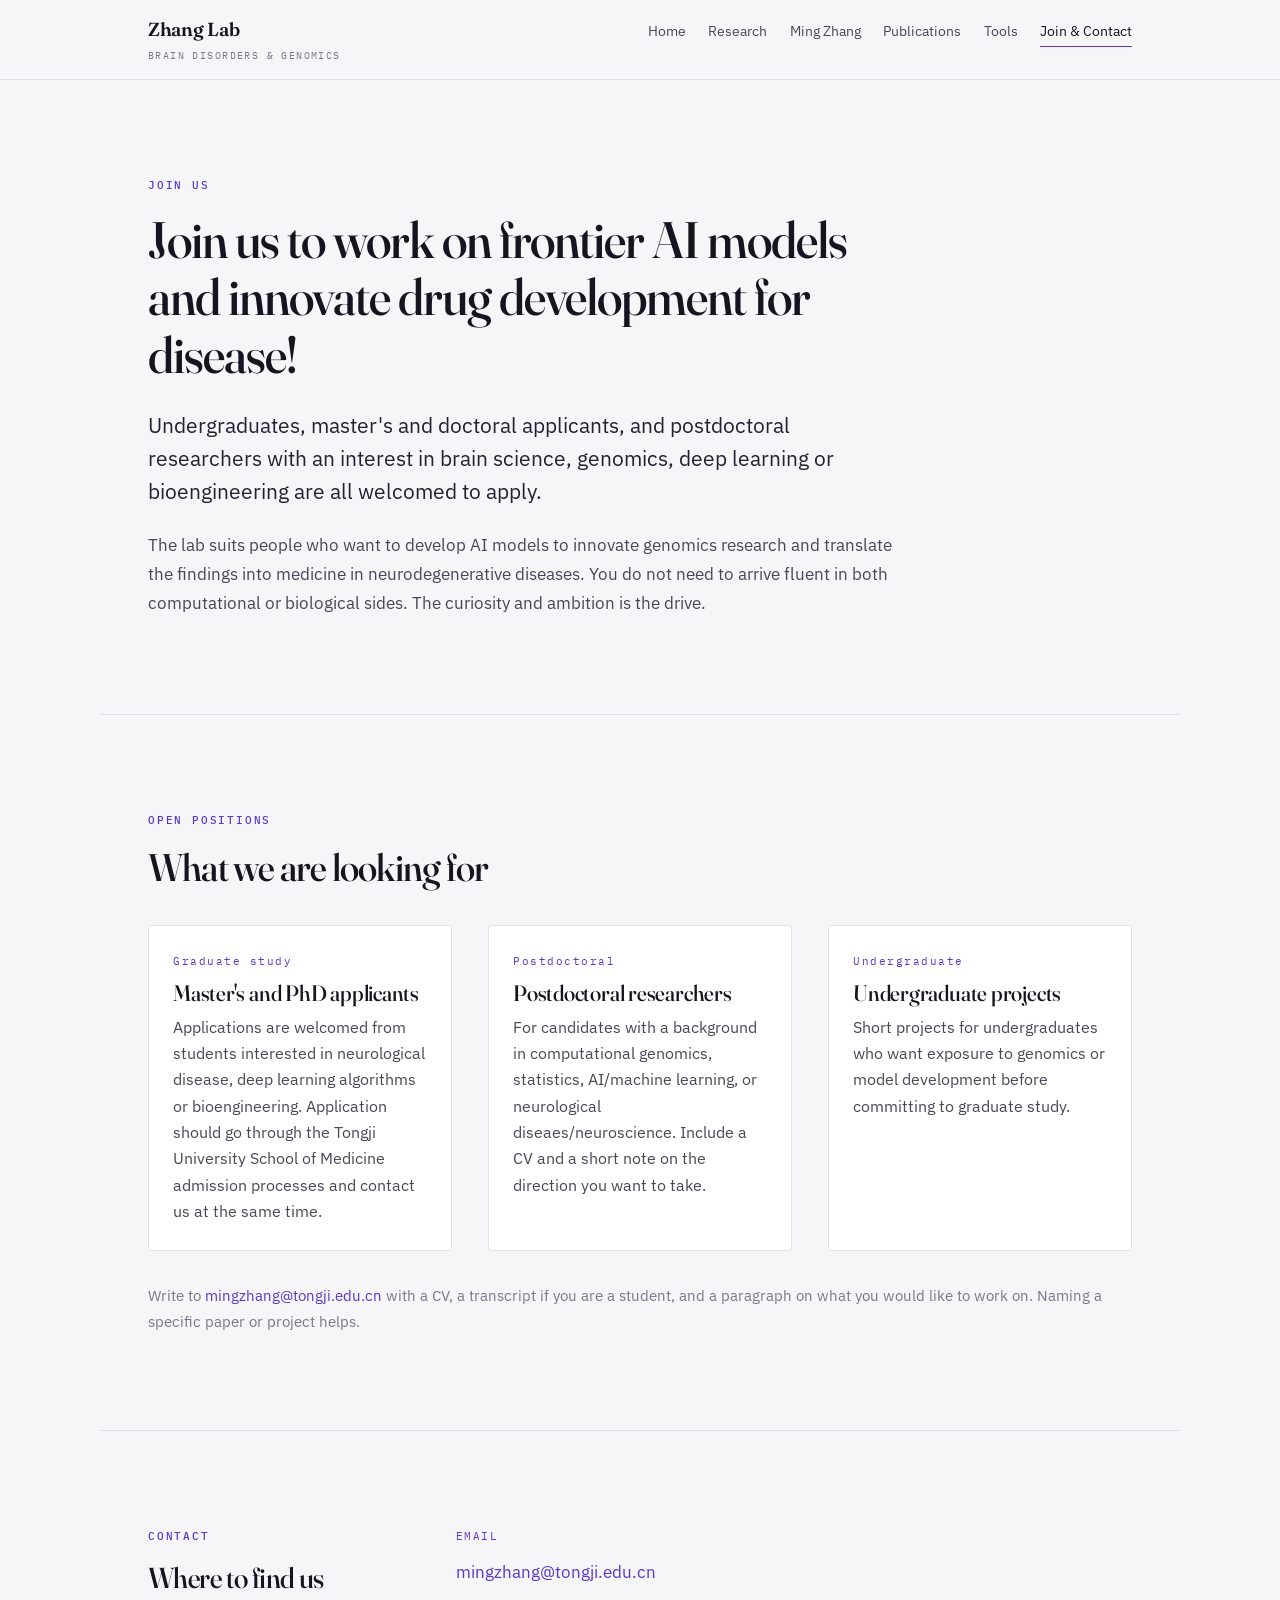
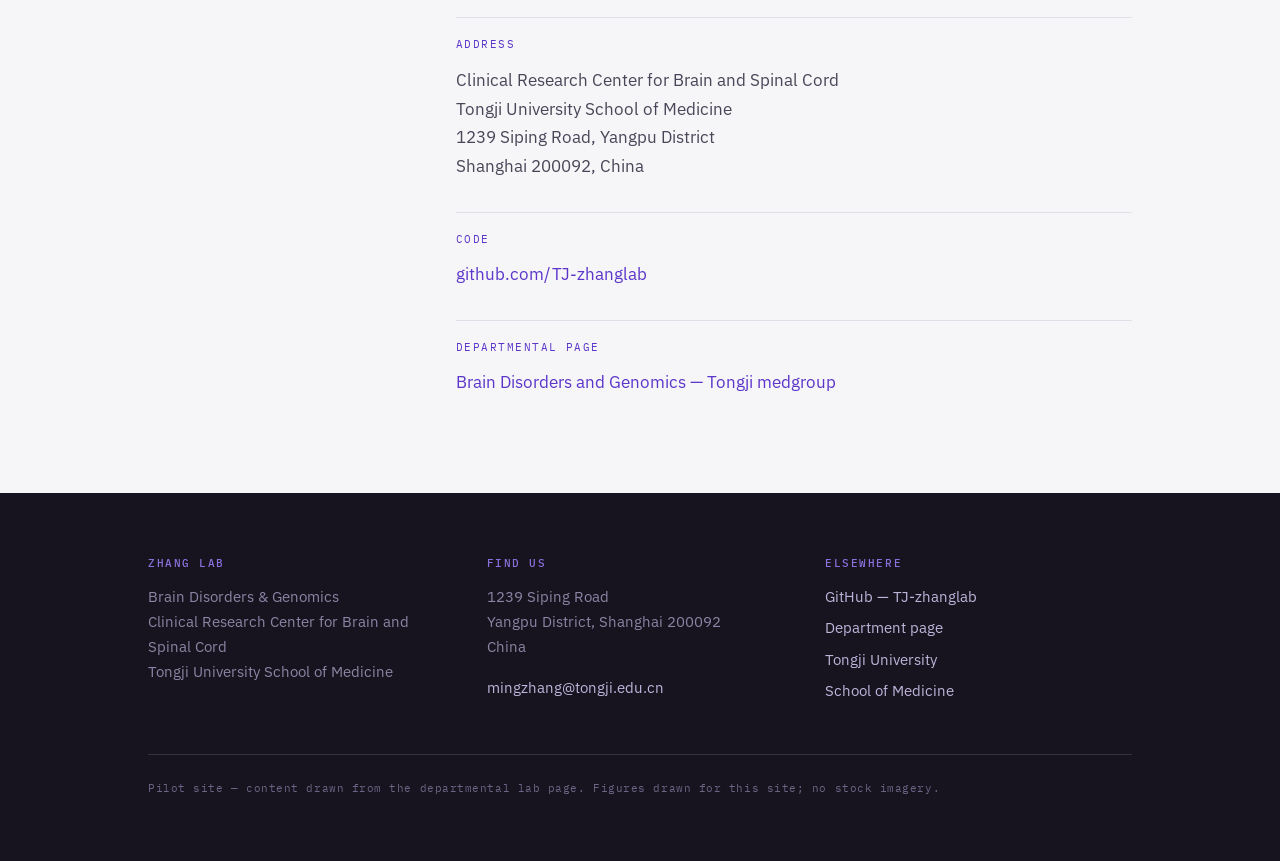
<file: contact.html>
<!DOCTYPE html>
<html lang="en">
<head>
<meta charset="utf-8">
<meta name="viewport" content="width=device-width, initial-scale=1">
<title>Join &amp; Contact — Zhang Lab, Tongji University</title>
<meta name="description" content="Open positions and contact details for the Zhang Lab, Brain Disorders and Genomics, Tongji University School of Medicine.">
<link rel="preconnect" href="https://fonts.googleapis.com">
<link rel="preconnect" href="https://fonts.gstatic.com" crossorigin>
<link href="https://fonts.googleapis.com/css2?family=Fraunces:opsz,wght,SOFT,WONK@9..144,300..700,0..100,0..1&family=IBM+Plex+Mono:wght@400;500&family=IBM+Plex+Sans:wght@400;500;600&display=swap" rel="stylesheet">
<link rel="stylesheet" href="assets/style.css">
</head>
<body>
<a class="skip" href="#main">Skip to content</a>

<header class="masthead">
  <div class="wrap">
    <a class="wordmark" href="index.html">Zhang Lab<span>Brain Disorders &amp; Genomics</span></a>
    <nav class="nav" aria-label="Main">
      <a href="index.html">Home</a>
      <a href="research.html">Research</a>
      <a href="ming-zhang.html">Ming Zhang</a>
      <a href="publications.html">Publications</a>
      <a href="tools.html">Tools</a>
      <a href="contact.html">Join &amp; Contact</a>
    </nav>
  </div>
</header>

<main id="main">

<section class="wrap">
  <div class="wrap-narrow" style="padding:0">
    <span class="eyebrow">Join us</span>
    <h1 style="font-size:clamp(2rem,4.4vw,3.2rem)">Join us to work on frontier AI models and innovate drug development for disease!</h1>
    <p class="lede">Undergraduates, master's and doctoral applicants, and postdoctoral researchers with an interest in brain science, genomics, deep learning or bioengineering are all welcomed to apply.</p>
    <p>The lab suits people who want to develop AI models to innovate genomics research and translate the findings into medicine in neurodegenerative diseases. You do not need to arrive fluent in both computational or biological sides. The curiosity and ambition is the drive.</p>
  </div>
</section>

<section class="wrap rule-top">
  <span class="eyebrow">Open positions</span>
  <h2>What we are looking for</h2>
  <div class="grid" style="margin-top:2.25rem">
    <article class="card">
      <span class="card-num">Graduate study</span>
      <h3>Master's and PhD applicants</h3>
      <p>Applications are welcomed from students interested in neurological disease, deep learning algorithms or bioengineering. Application should go through the Tongji University School of Medicine admission processes and contact us at the same time.</p>
    </article>
    <article class="card">
      <span class="card-num">Postdoctoral</span>
      <h3>Postdoctoral researchers</h3>
      <p>For candidates with a background in computational genomics, statistics, AI/machine learning, or neurological diseaes/neuroscience. Include a CV and a short note on the direction you want to take.</p>
    </article>
    <article class="card">
      <span class="card-num">Undergraduate</span>
      <h3>Undergraduate projects</h3>
      <p>Short projects for undergraduates who want exposure to genomics or model development before committing to graduate study.</p>
    </article>
  </div>
  <p class="muted" style="margin-top:2rem; font-size:0.94rem">Write to <a href="mailto:mingzhang@tongji.edu.cn">mingzhang@tongji.edu.cn</a> with a CV, a transcript if you are a student, and a paragraph on what you would like to work on. Naming a specific paper or project helps.</p>
</section>

<section class="wrap rule-top">
  <div class="bio-grid">
    <div>
      <span class="eyebrow">Contact</span>
      <h2 style="font-size:clamp(1.4rem,2.4vw,1.8rem)">Where to find us</h2>
    </div>
    <div>
      <dl class="deflist">
        <dt>Email</dt>
        <dd><a href="mailto:mingzhang@tongji.edu.cn">mingzhang@tongji.edu.cn</a></dd>
        <dt>Address</dt>
        <dd>Clinical Research Center for Brain and Spinal Cord<br>Tongji University School of Medicine<br>1239 Siping Road, Yangpu District<br>Shanghai 200092, China</dd>
        <dt>Code</dt>
        <dd><a href="https://github.com/TJ-zhanglab" rel="noopener">github.com/TJ-zhanglab</a></dd>
        <dt>Departmental page</dt>
        <dd><a href="https://medgroup.tongji.edu.cn/Group.aspx?id=56" rel="noopener">Brain Disorders and Genomics — Tongji medgroup</a></dd>
      </dl>
    </div>
  </div>
</section>

</main>

<footer class="foot">
  <div class="wrap">
    <div class="foot-grid">
      <div>
        <h4>Zhang Lab</h4>
        <p>Brain Disorders &amp; Genomics<br>Clinical Research Center for Brain and Spinal Cord<br>Tongji University School of Medicine</p>
      </div>
      <div>
        <h4>Find us</h4>
        <p>1239 Siping Road<br>Yangpu District, Shanghai 200092<br>China</p>
        <p><a href="mailto:mingzhang@tongji.edu.cn">mingzhang@tongji.edu.cn</a></p>
      </div>
      <div>
        <h4>Elsewhere</h4>
        <ul>
          <li><a href="https://github.com/TJ-zhanglab" rel="noopener">GitHub — TJ-zhanglab</a></li>
          <li><a href="https://medgroup.tongji.edu.cn/Group.aspx?id=56" rel="noopener">Department page</a></li>
          <li><a href="https://www.tongji.edu.cn/" rel="noopener">Tongji University</a></li>
          <li><a href="http://med.tongji.edu.cn/Web/Home" rel="noopener">School of Medicine</a></li>
        </ul>
      </div>
    </div>
    <p class="colophon">Pilot site — content drawn from the departmental lab page. Figures drawn for this site; no stock imagery.</p>
  </div>
</footer>

<script src="assets/site.js"></script>
</body>
</html>
</file>
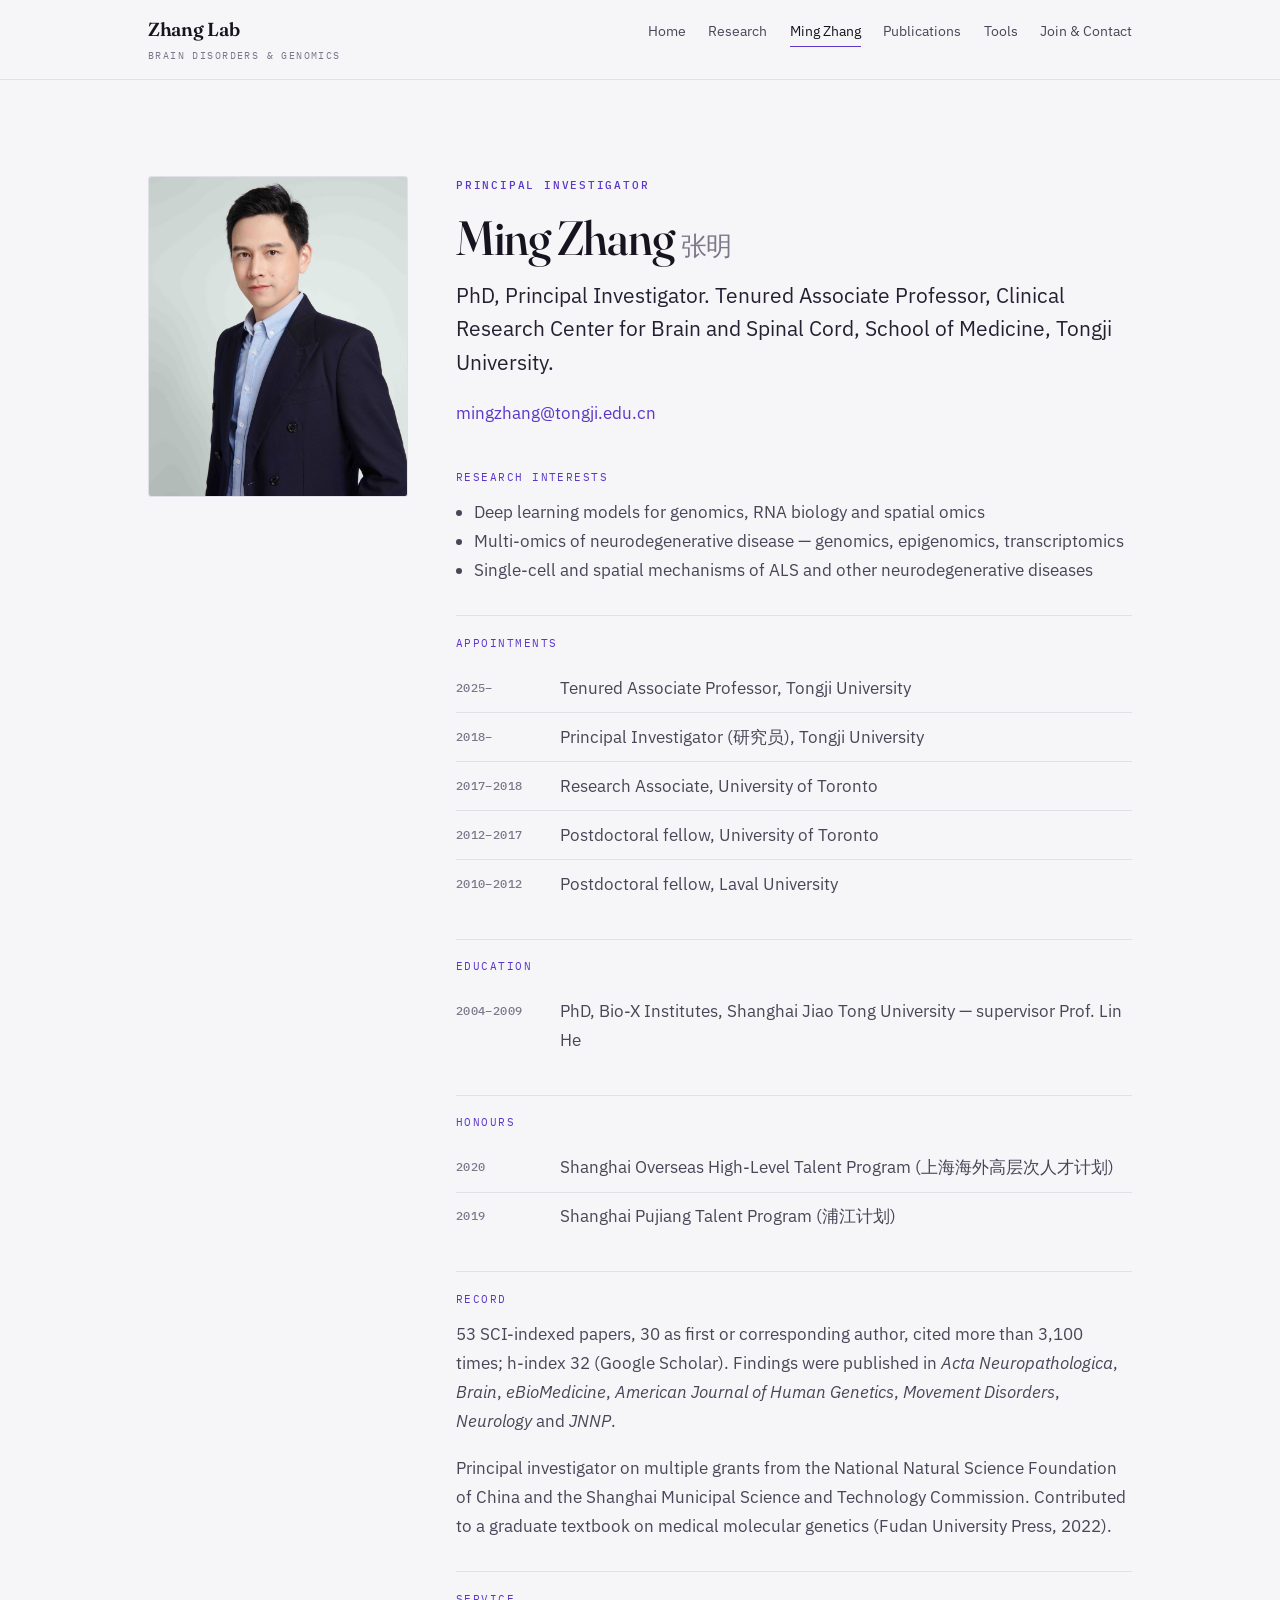
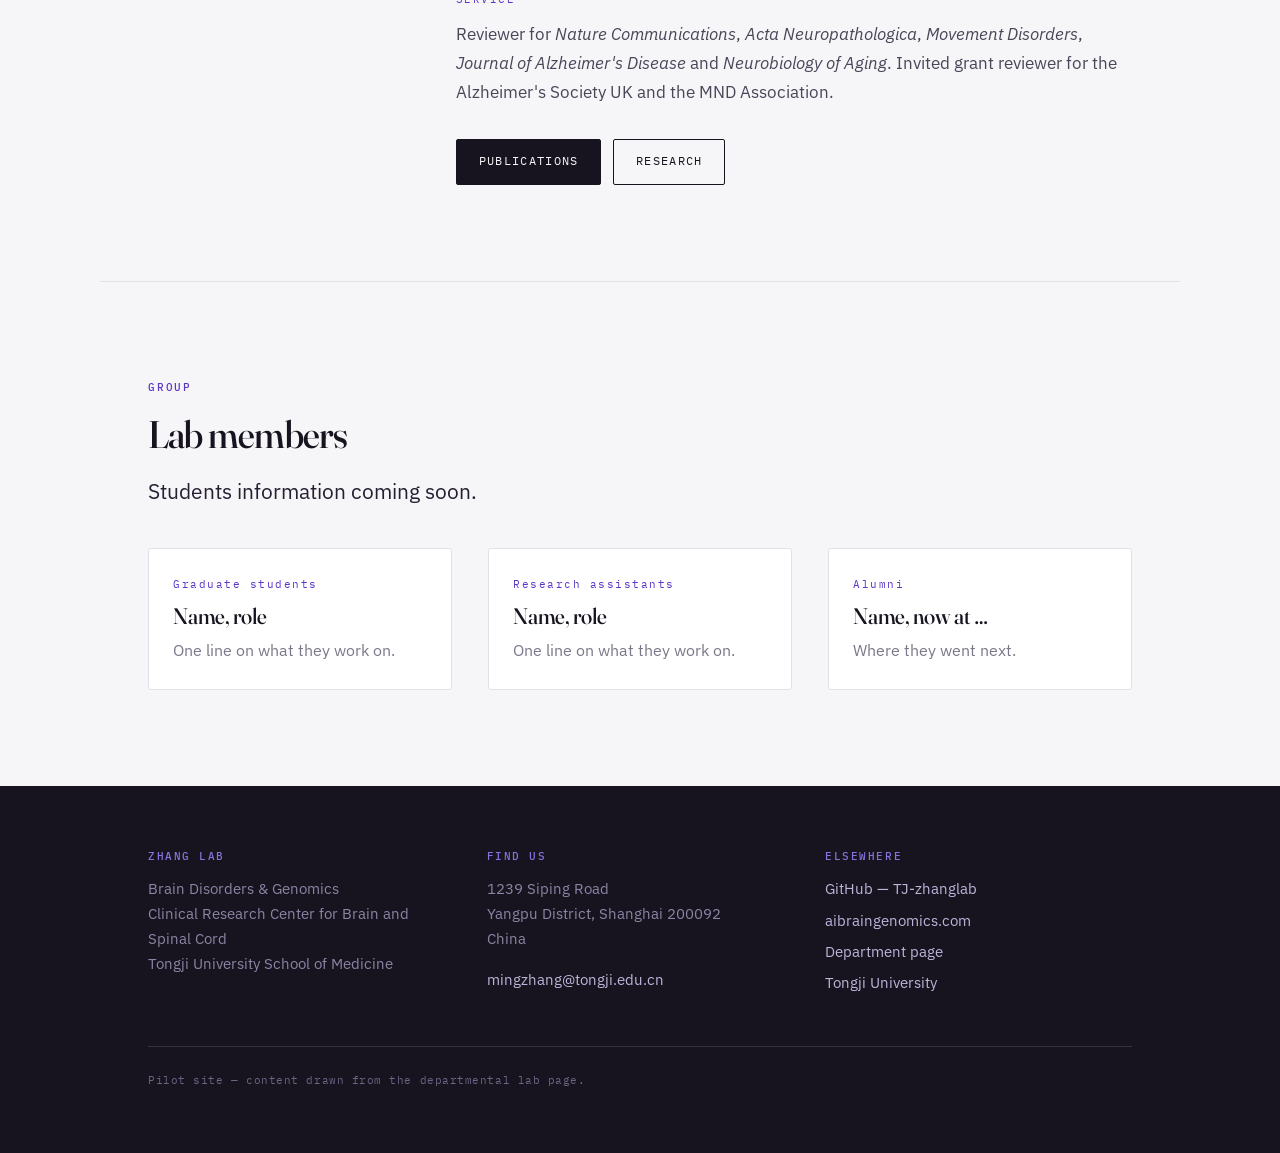
<file: ming-zhang.html>
<!DOCTYPE html>
<html lang="en">
<head>
<meta charset="utf-8">
<meta name="viewport" content="width=device-width, initial-scale=1">
<title>Ming Zhang — Zhang Lab, Tongji University</title>
<meta name="description" content="Ming Zhang, PhD — Principal Investigator and Tenured Associate Professor, Clinical Research Center for Brain and Spinal Cord, School of Medicine, Tongji University.">
<link rel="preconnect" href="https://fonts.googleapis.com">
<link rel="preconnect" href="https://fonts.gstatic.com" crossorigin>
<link href="https://fonts.googleapis.com/css2?family=Fraunces:opsz,wght,SOFT,WONK@9..144,300..700,0..100,0..1&family=IBM+Plex+Mono:wght@400;500&family=IBM+Plex+Sans:wght@400;500;600&display=swap" rel="stylesheet">
<link rel="stylesheet" href="assets/style.css">
</head>
<body>
<a class="skip" href="#main">Skip to content</a>

<header class="masthead">
  <div class="wrap">
    <a class="wordmark" href="index.html">Zhang Lab<span>Brain Disorders &amp; Genomics</span></a>
    <nav class="nav" aria-label="Main">
      <a href="index.html">Home</a>
      <a href="research.html">Research</a>
      <a href="ming-zhang.html">Ming Zhang</a>
      <a href="publications.html">Publications</a>
      <a href="tools.html">Tools</a>
      <a href="contact.html">Join &amp; Contact</a>
    </nav>
  </div>
</header>

<main id="main">

<section class="wrap">
  <div class="bio-grid">
    <figure class="portrait" style="margin:0">
      <img src="assets/img/ming-zhang.jpg" alt="Portrait of Ming Zhang" width="840" height="1040">
    </figure>

    <div>
      <span class="eyebrow">Principal investigator</span>
      <h1 style="font-size:clamp(2rem,4.4vw,3rem); margin-bottom:0.3em">Ming Zhang <span style="font-size:0.55em; color:var(--slate-dim); font-variation-settings:'WONK' 0">张明</span></h1>
      <p class="lede" style="margin-bottom:1.25rem">PhD, Principal Investigator. Tenured Associate Professor, Clinical Research Center for Brain and Spinal Cord, School of Medicine, Tongji University.</p>
      <p><a href="mailto:mingzhang@tongji.edu.cn">mingzhang@tongji.edu.cn</a></p>

      <dl class="deflist" style="margin-top:2.5rem">
        <dt>Research interests</dt>
        <dd>
          <ul style="margin:0; padding-left:1.1rem">
            <li>Deep learning models for genomics, RNA biology and spatial omics</li>
            <li>Multi-omics of neurodegenerative disease — genomics, epigenomics, transcriptomics</li>
            <li>Single-cell and spatial mechanisms of ALS and other neurodegenerative diseases</li>
          </ul>
        </dd>

        <dt>Appointments</dt>
        <dd>
          <ul class="timeline">
            <li><b>2025–</b><span>Tenured Associate Professor, Tongji University</span></li>
            <li><b>2018–</b><span>Principal Investigator (研究员), Tongji University</span></li>
            <li><b>2017–2018</b><span>Research Associate, University of Toronto</span></li>
            <li><b>2012–2017</b><span>Postdoctoral fellow, University of Toronto</span></li>
            <li><b>2010–2012</b><span>Postdoctoral fellow, Laval University</span></li>
          </ul>
        </dd>

        <dt>Education</dt>
        <dd>
          <ul class="timeline">
            <li><b>2004–2009</b><span>PhD, Bio-X Institutes, Shanghai Jiao Tong University — supervisor Prof. Lin He</span></li>
          </ul>
        </dd>

        <dt>Honours</dt>
        <dd>
          <ul class="timeline">
            <li><b>2020</b><span>Shanghai Overseas High-Level Talent Program (上海海外高层次人才计划)</span></li>
            <li><b>2019</b><span>Shanghai Pujiang Talent Program (浦江计划)</span></li>
          </ul>
        </dd>

        <dt>Record</dt>
        <dd>
          <p>53 SCI-indexed papers, 30 as first or corresponding author, cited more than 3,100 times; h-index 32 (Google Scholar). Findings were published in <em>Acta Neuropathologica</em>, <em>Brain</em>, <em>eBioMedicine</em>, <em>American Journal of Human Genetics</em>, <em>Movement Disorders</em>, <em>Neurology</em> and <em>JNNP</em>.</p>
          <p>Principal investigator on multiple grants from the National Natural Science Foundation of China and the Shanghai Municipal Science and Technology Commission. Contributed to a graduate textbook on medical molecular genetics (Fudan University Press, 2022).</p>
        </dd>

        <dt>Service</dt>
        <dd>
          <p>Reviewer for <em>Nature Communications</em>, <em>Acta Neuropathologica</em>, <em>Movement Disorders</em>, <em>Journal of Alzheimer's Disease</em> and <em>Neurobiology of Aging</em>. Invited grant reviewer for the Alzheimer's Society UK and the MND Association.</p>
        </dd>
      </dl>

      <div class="btn-row">
        <a class="btn" href="publications.html">Publications</a>
        <a class="btn btn-ghost" href="research.html">Research</a>
      </div>
    </div>
  </div>
</section>

<section class="wrap rule-top">
  <span class="eyebrow">Group</span>
  <h2>Lab members</h2>
  <p class="lede" style="max-width:56ch">Students information coming soon.</p>
  <div class="grid" style="margin-top:2.5rem">
    <article class="card"><span class="card-num">Graduate students</span><h3>Name, role</h3><p class="muted">One line on what they work on.</p></article>
    <article class="card"><span class="card-num">Research assistants</span><h3>Name, role</h3><p class="muted">One line on what they work on.</p></article>
    <article class="card"><span class="card-num">Alumni</span><h3>Name, now at …</h3><p class="muted">Where they went next.</p></article>
  </div>
</section>

</main>

<footer class="foot">
  <div class="wrap">
    <div class="foot-grid">
      <div>
        <h4>Zhang Lab</h4>
        <p>Brain Disorders &amp; Genomics<br>Clinical Research Center for Brain and Spinal Cord<br>Tongji University School of Medicine</p>
      </div>
      <div>
        <h4>Find us</h4>
        <p>1239 Siping Road<br>Yangpu District, Shanghai 200092<br>China</p>
        <p><a href="mailto:mingzhang@tongji.edu.cn">mingzhang@tongji.edu.cn</a></p>
      </div>
      <div>
        <h4>Elsewhere</h4>
        <ul>
          <li><a href="https://github.com/TJ-zhanglab" rel="noopener">GitHub — TJ-zhanglab</a></li>
          <li><a href="https://www.aibraingenomics.com/" rel="noopener">aibraingenomics.com</a></li>
          <li><a href="https://medgroup.tongji.edu.cn/Group.aspx?id=56" rel="noopener">Department page</a></li>
          <li><a href="https://www.tongji.edu.cn/" rel="noopener">Tongji University</a></li>
        </ul>
      </div>
    </div>
    <p class="colophon">Pilot site — content drawn from the departmental lab page.</p>
  </div>
</footer>

<script src="assets/site.js"></script>
</body>
</html>
</file>
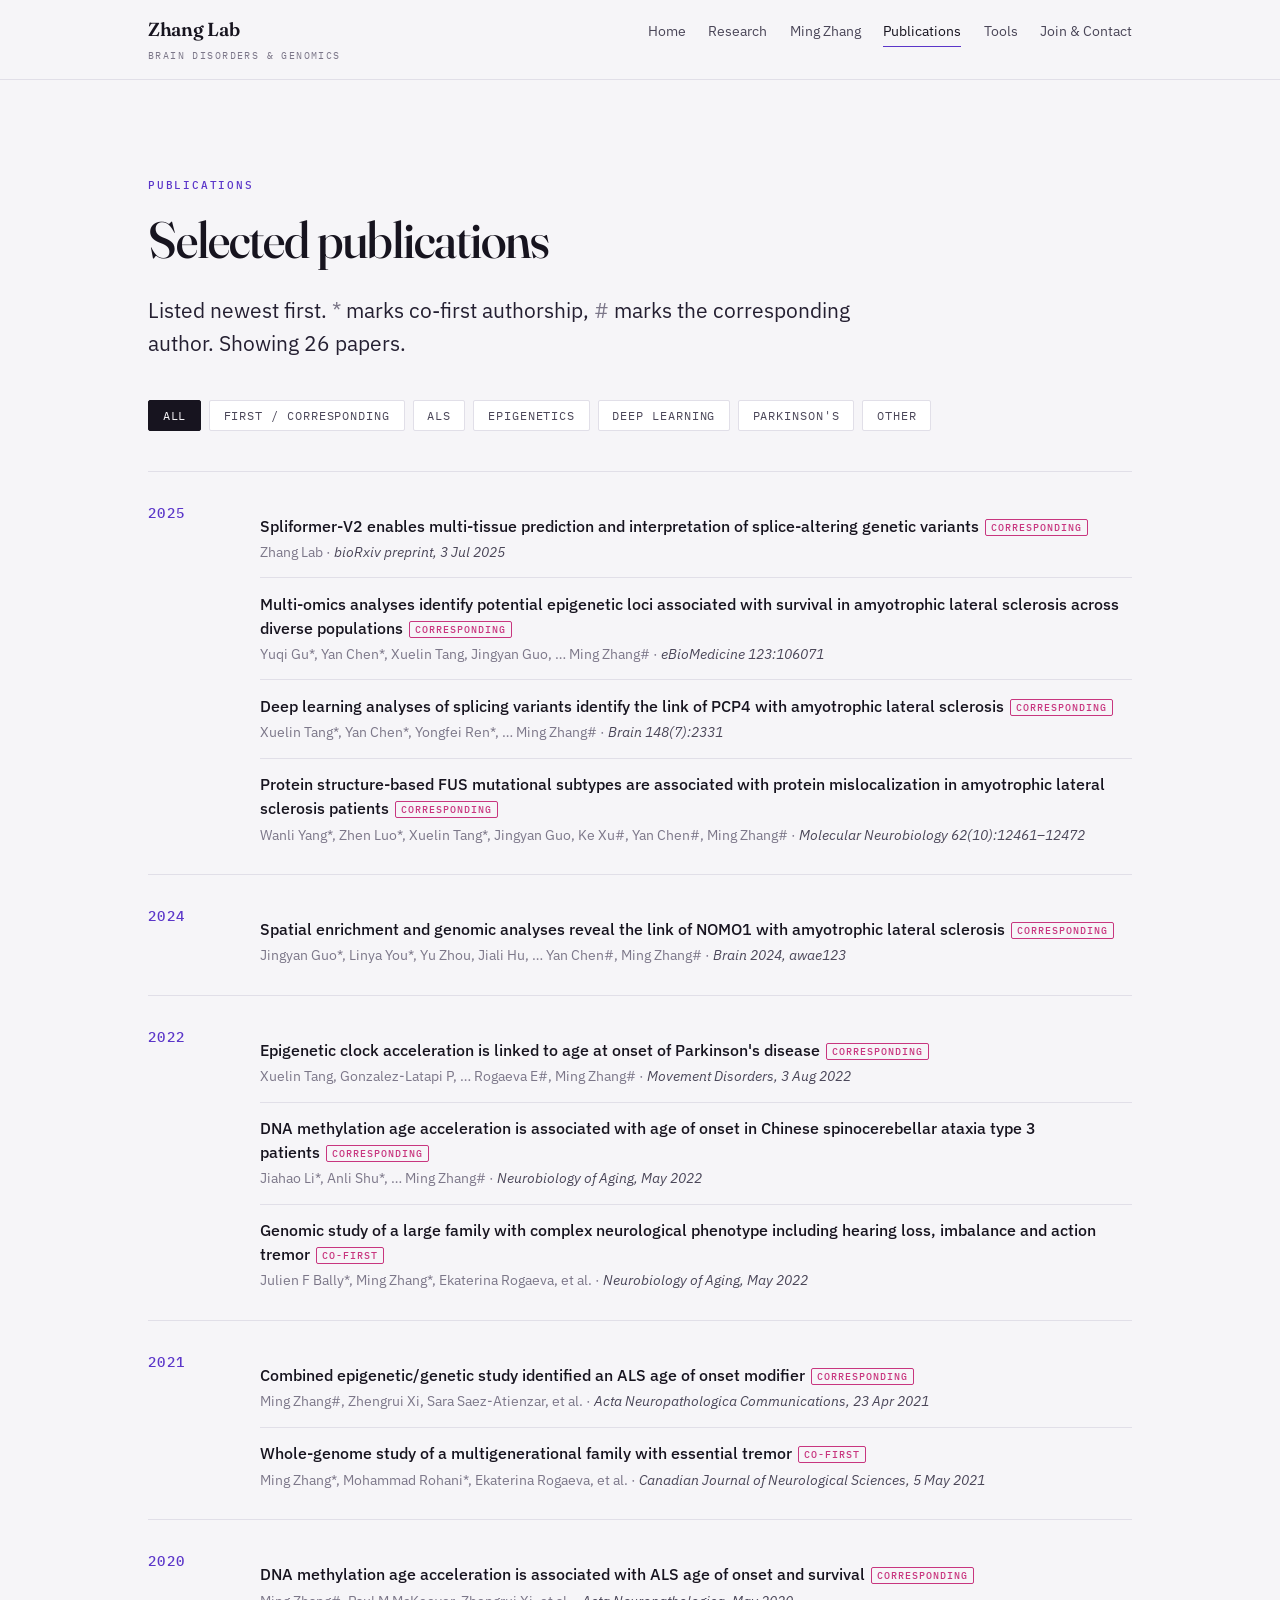
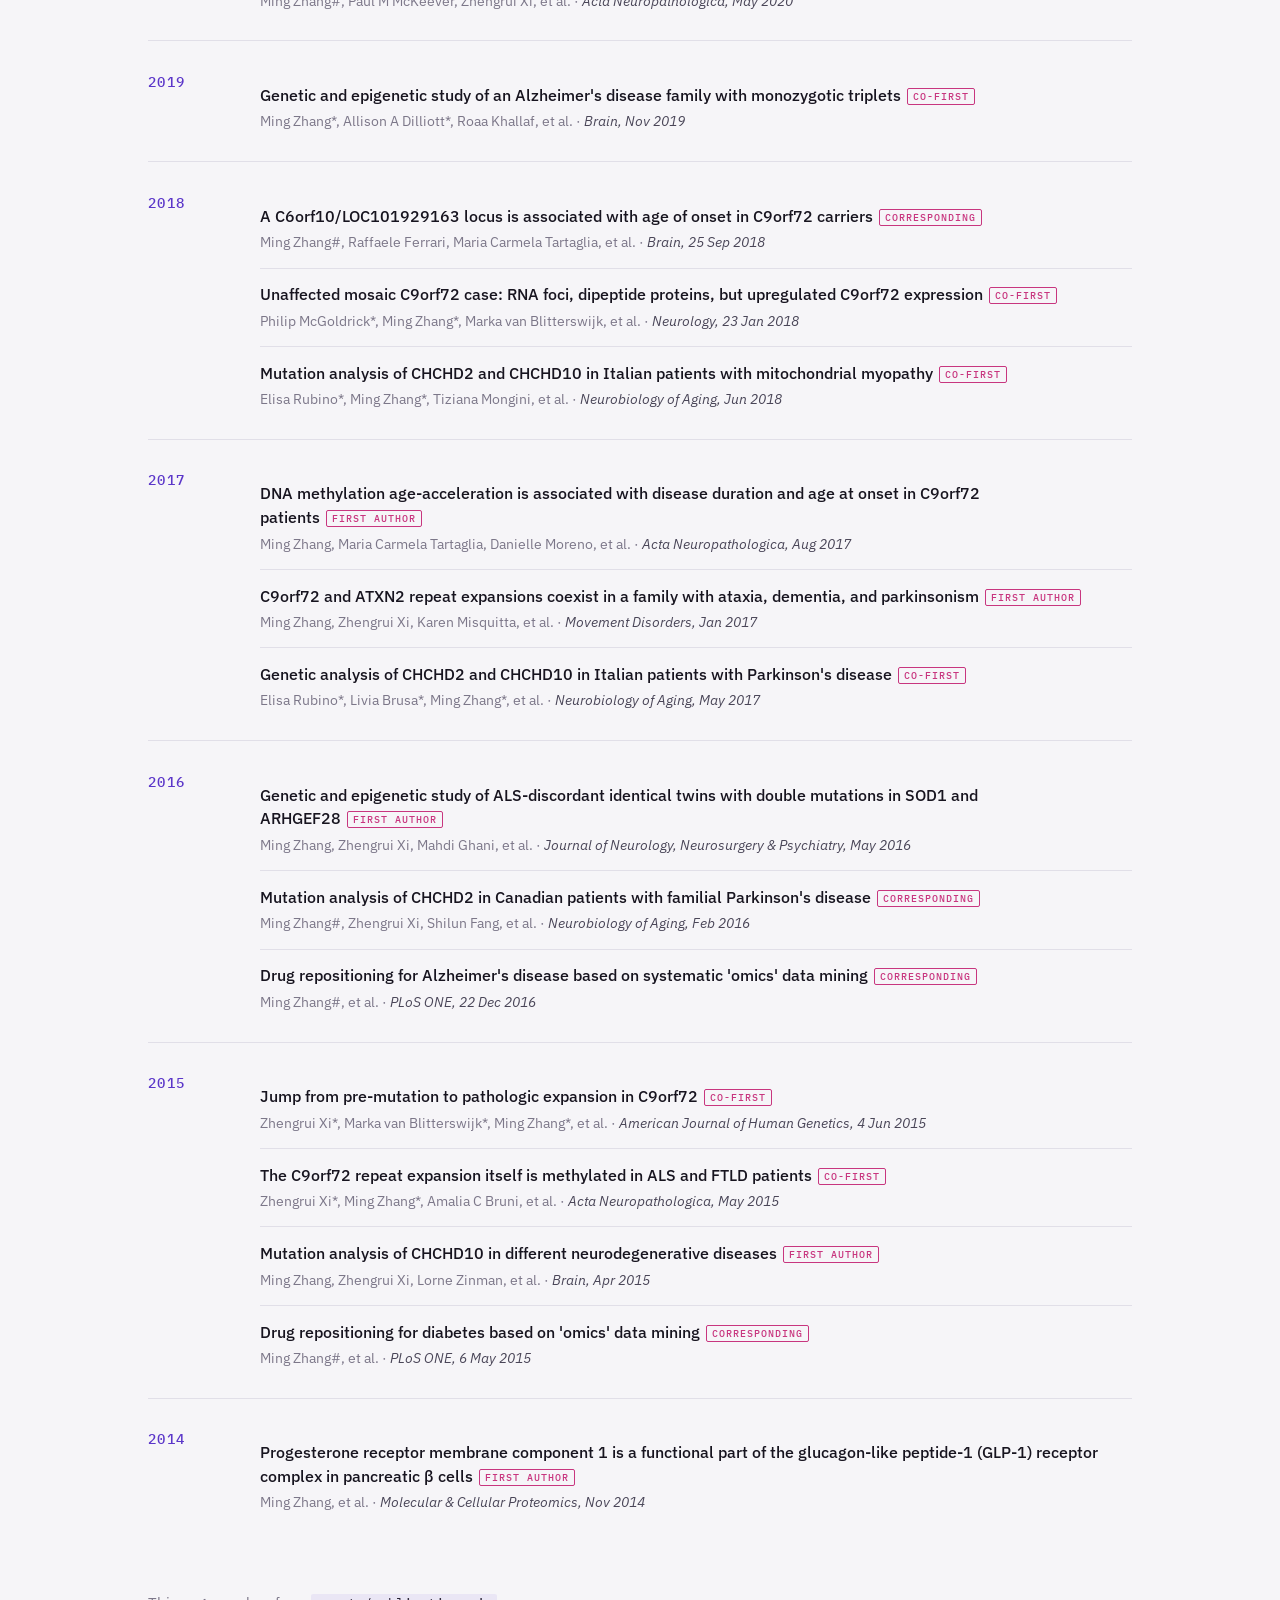
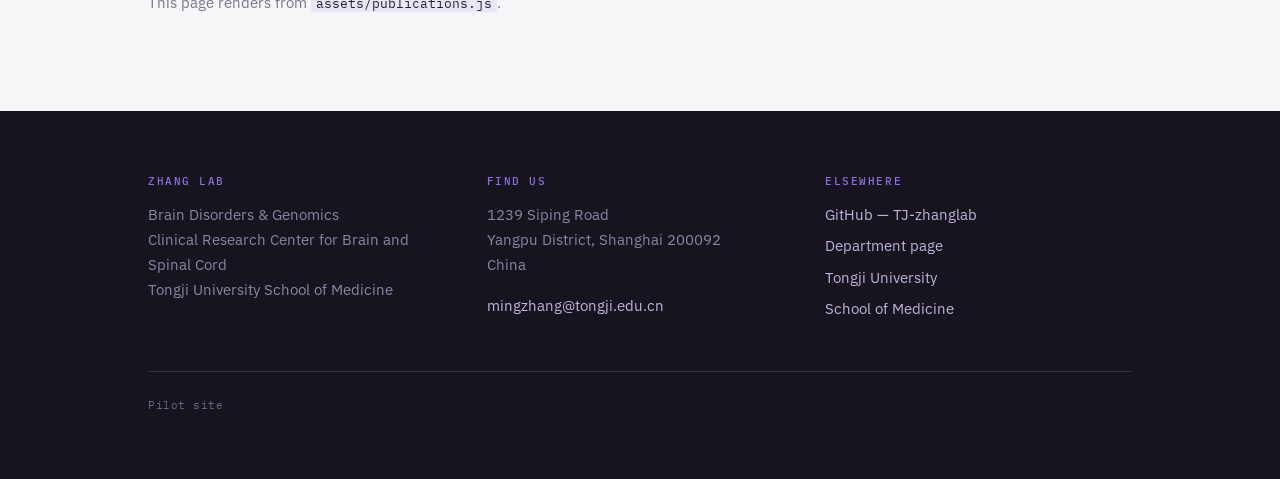
<file: publications.html>
<!DOCTYPE html>
<html lang="en">
<head>
<meta charset="utf-8">
<meta name="viewport" content="width=device-width, initial-scale=1">
<title>Publications — Zhang Lab, Tongji University</title>
<meta name="description" content="Publications from the Zhang Lab on ALS genomics, epigenetic clocks, splicing and deep learning.">
<link rel="preconnect" href="https://fonts.googleapis.com">
<link rel="preconnect" href="https://fonts.gstatic.com" crossorigin>
<link href="https://fonts.googleapis.com/css2?family=Fraunces:opsz,wght,SOFT,WONK@9..144,300..700,0..100,0..1&family=IBM+Plex+Mono:wght@400;500&family=IBM+Plex+Sans:wght@400;500;600&display=swap" rel="stylesheet">
<link rel="stylesheet" href="assets/style.css">
</head>
<body>
<a class="skip" href="#main">Skip to content</a>

<header class="masthead">
  <div class="wrap">
    <a class="wordmark" href="index.html">Zhang Lab<span>Brain Disorders &amp; Genomics</span></a>
    <nav class="nav" aria-label="Main">
      <a href="index.html">Home</a>
      <a href="research.html">Research</a>
      <a href="ming-zhang.html">Ming Zhang</a>
      <a href="publications.html">Publications</a>
      <a href="tools.html">Tools</a>
      <a href="contact.html">Join &amp; Contact</a>
    </nav>
  </div>
</header>

<main id="main">

<section class="wrap">
  <span class="eyebrow">Publications</span>
  <h1 style="font-size:clamp(2rem,4.4vw,3.2rem)">Selected publications</h1>
  <p class="lede" style="max-width:58ch">Listed newest first. <span class="muted">*</span> marks co-first authorship, <span class="muted">#</span> marks the corresponding author. Showing <span id="pub-count">25 papers</span>.</p>

  <div class="pub-controls" style="margin-top:2.5rem" role="group" aria-label="Filter publications">
    <button class="chip" data-filter="all" aria-pressed="true">All</button>
    <button class="chip" data-filter="lead" aria-pressed="false">First / corresponding</button>
    <button class="chip" data-filter="als" aria-pressed="false">ALS</button>
    <button class="chip" data-filter="epigenetics" aria-pressed="false">Epigenetics</button>
    <button class="chip" data-filter="ai" aria-pressed="false">Deep learning</button>
    <button class="chip" data-filter="parkinsons" aria-pressed="false">Parkinson's</button>
    <button class="chip" data-filter="other" aria-pressed="false">Other</button>
  </div>

  <div id="pub-list"></div>

  <p class="muted" style="margin-top:3rem; font-size:0.92rem">This page renders from <code>assets/publications.js</code>.</p>
</section>

</main>

<footer class="foot">
  <div class="wrap">
    <div class="foot-grid">
      <div>
        <h4>Zhang Lab</h4>
        <p>Brain Disorders &amp; Genomics<br>Clinical Research Center for Brain and Spinal Cord<br>Tongji University School of Medicine</p>
      </div>
      <div>
        <h4>Find us</h4>
        <p>1239 Siping Road<br>Yangpu District, Shanghai 200092<br>China</p>
        <p><a href="mailto:mingzhang@tongji.edu.cn">mingzhang@tongji.edu.cn</a></p>
      </div>
      <div>
        <h4>Elsewhere</h4>
        <ul>
          <li><a href="https://github.com/TJ-zhanglab" rel="noopener">GitHub — TJ-zhanglab</a></li>
          <li><a href="https://medgroup.tongji.edu.cn/Group.aspx?id=56" rel="noopener">Department page</a></li>
          <li><a href="https://www.tongji.edu.cn/" rel="noopener">Tongji University</a></li>
          <li><a href="http://med.tongji.edu.cn/Web/Home" rel="noopener">School of Medicine</a></li>
        </ul>
      </div>
    </div>
    <p class="colophon">Pilot site </p>
  </div>
</footer>

<script src="assets/publications.js"></script>
<script src="assets/site.js"></script>
</body>
</html>
</file>
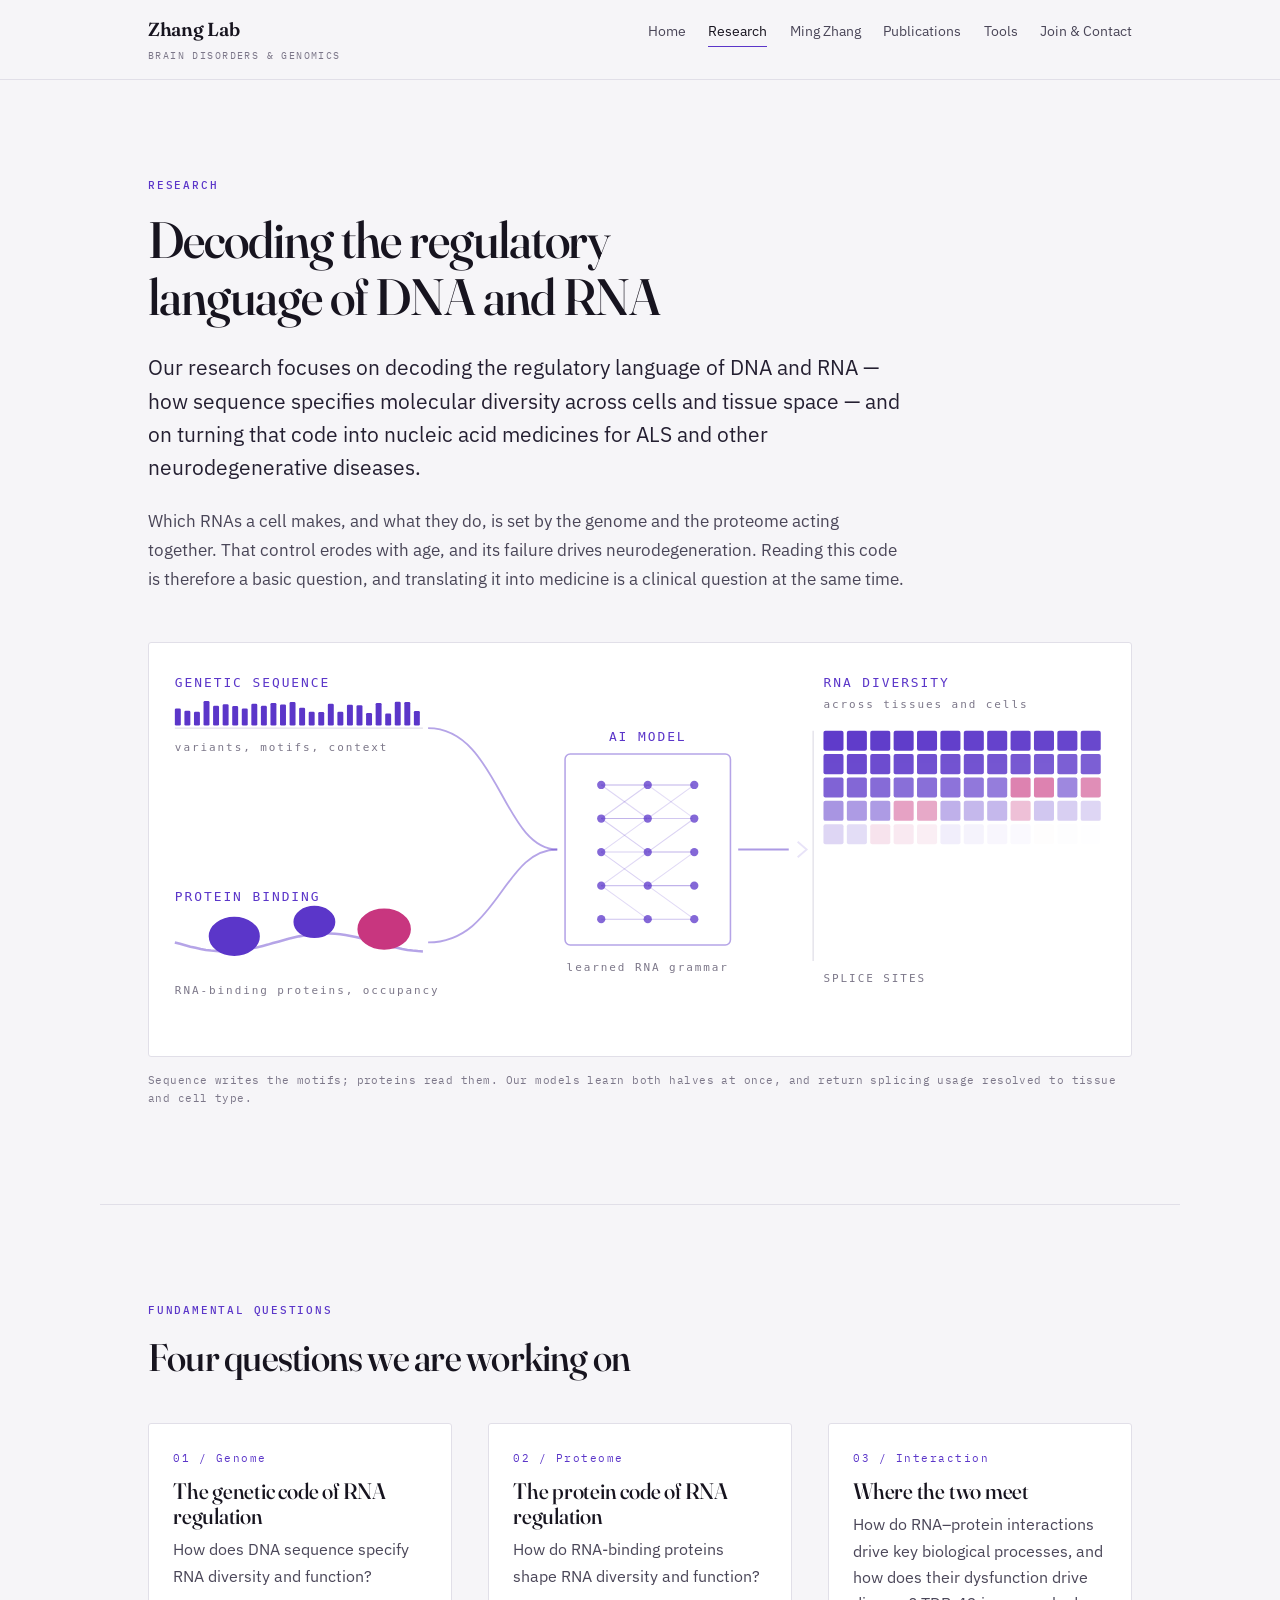
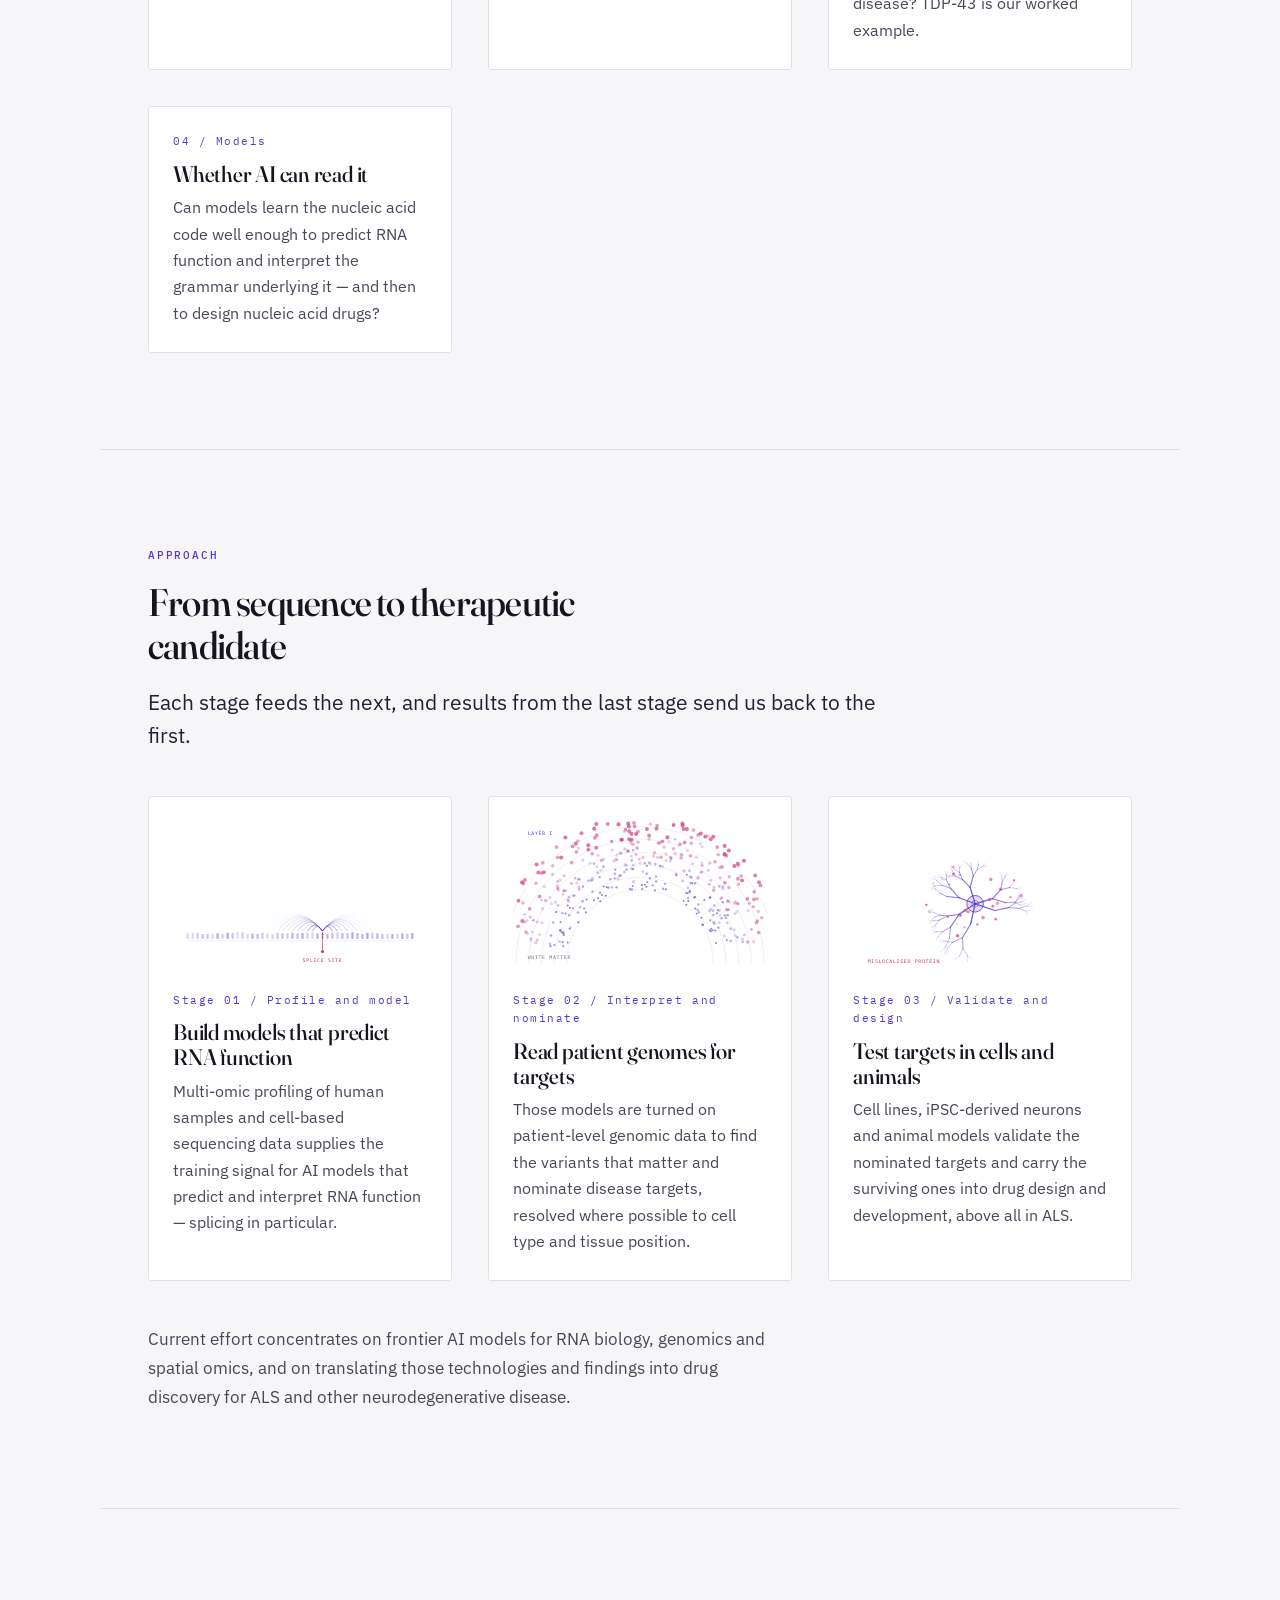
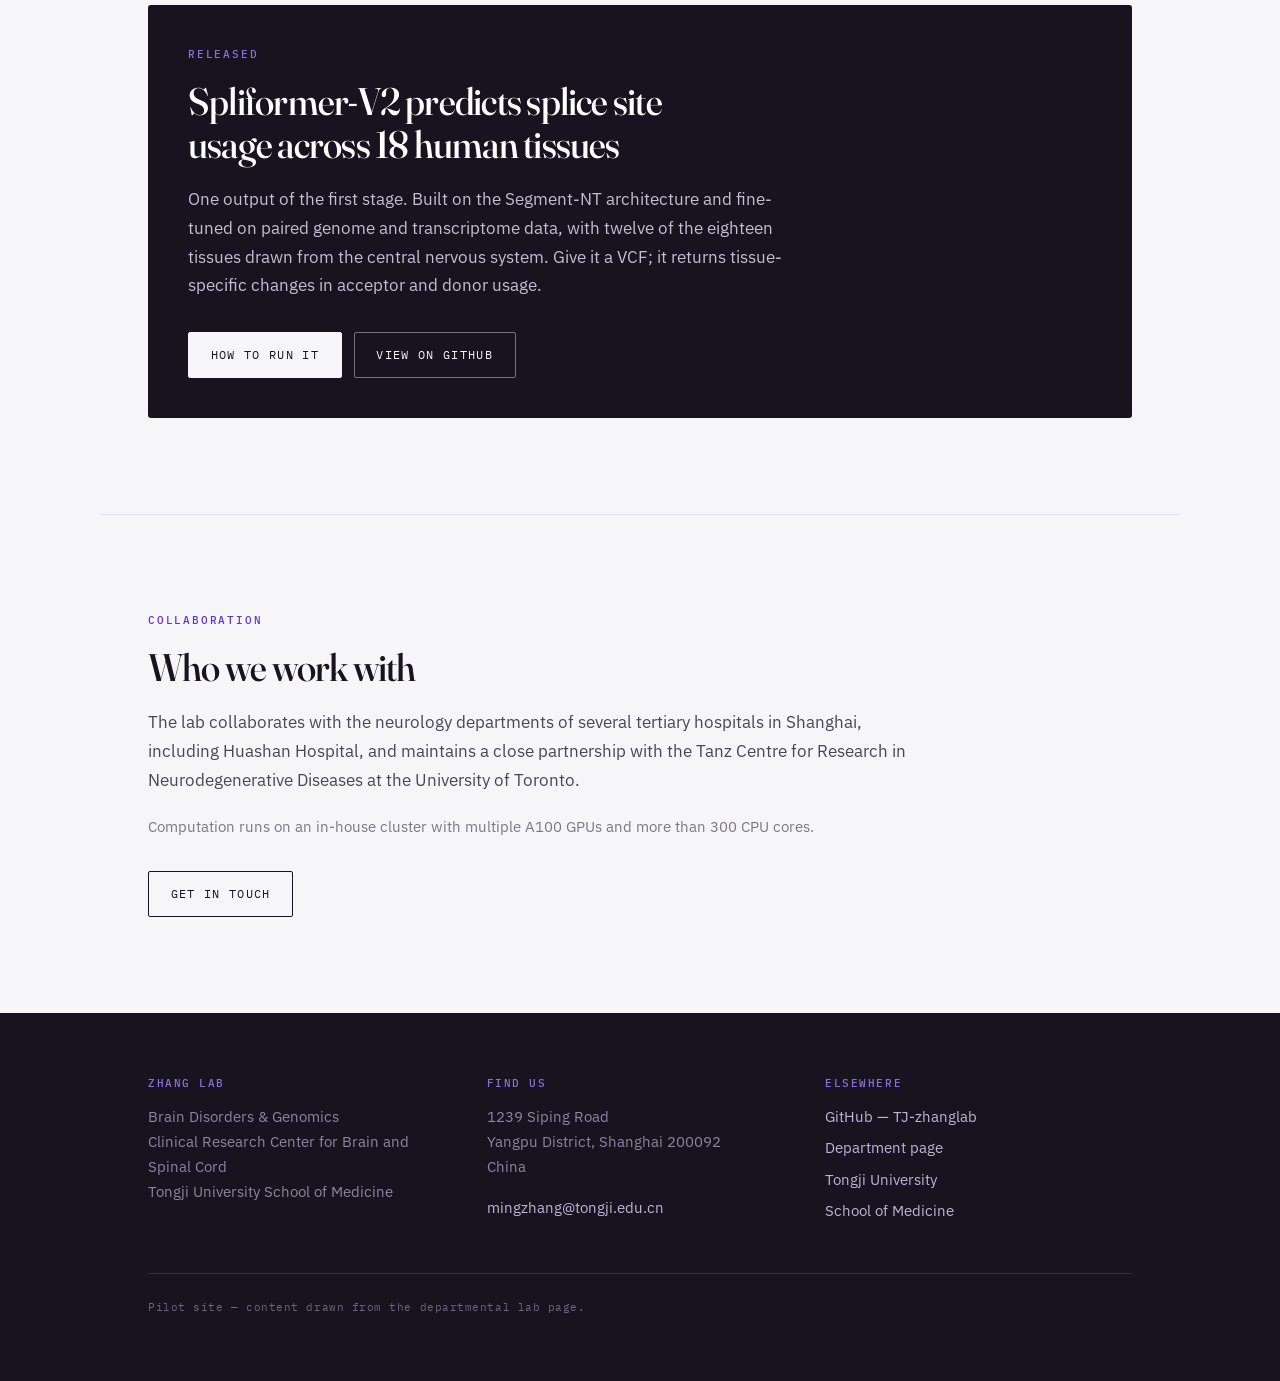
<file: research.html>
<!DOCTYPE html>
<html lang="en">
<head>
<meta charset="utf-8">
<meta name="viewport" content="width=device-width, initial-scale=1">
<title>Research — Zhang Lab, Tongji University</title>
<meta name="description" content="Decoding the regulatory language of DNA and RNA, and translating it into nucleic acid medicines for ALS and other neurodegenerative diseases.">
<link rel="preconnect" href="https://fonts.googleapis.com">
<link rel="preconnect" href="https://fonts.gstatic.com" crossorigin>
<link href="https://fonts.googleapis.com/css2?family=Fraunces:opsz,wght,SOFT,WONK@9..144,300..700,0..100,0..1&family=IBM+Plex+Mono:wght@400;500&family=IBM+Plex+Sans:wght@400;500;600&display=swap" rel="stylesheet">
<link rel="stylesheet" href="assets/style.css">
</head>
<body>
<a class="skip" href="#main">Skip to content</a>

<header class="masthead">
  <div class="wrap">
    <a class="wordmark" href="index.html">Zhang Lab<span>Brain Disorders &amp; Genomics</span></a>
    <nav class="nav" aria-label="Main">
      <a href="index.html">Home</a>
      <a href="research.html">Research</a>
      <a href="ming-zhang.html">Ming Zhang</a>
      <a href="publications.html">Publications</a>
      <a href="tools.html">Tools</a>
      <a href="contact.html">Join &amp; Contact</a>
    </nav>
  </div>
</header>

<main id="main">

<!-- ========================== THESIS ============================ -->
<section class="wrap">
  <div class="bio-grid" style="grid-template-columns:1fr">
    <div class="wrap-narrow" style="padding:0">
      <span class="eyebrow">Research</span>
      <h1 style="font-size:clamp(2rem,4.4vw,3.2rem); max-width:18ch">Decoding the regulatory language of DNA and RNA</h1>
      <p class="lede">Our research focuses on decoding the regulatory language of DNA and RNA — how sequence specifies molecular diversity across cells and tissue space — and on turning that code into nucleic acid medicines for ALS and other neurodegenerative diseases.</p>
      <p>Which RNAs a cell makes, and what they do, is set by the genome and the proteome acting together. That control erodes with age, and its failure drives neurodegeneration. Reading this code is therefore a basic question, and translating it into medicine is a clinical question at the same time.</p>
    </div>
  </div>

  <figure style="margin:3rem 0 0">
    <img src="assets/img/decode.svg" alt="Genetic sequence and protein binding read by an AI model, producing splicing usage across tissues and cells" width="760" height="320" style="width:100%; border:1px solid var(--rule); border-radius:3px; background:#fff">
    <figcaption class="muted" style="font-family:var(--mono); font-size:0.7rem; letter-spacing:0.04em; margin-top:0.9rem; line-height:1.6">Sequence writes the motifs; proteins read them. Our models learn both halves at once, and return splicing usage resolved to tissue and cell type.</figcaption>
  </figure>
</section>

<!-- ==================== FOUR QUESTIONS ========================== -->
<section class="wrap rule-top">
  <span class="eyebrow">Fundamental questions</span>
  <h2 style="max-width:22ch">Four questions we are working on</h2>

  <div class="grid" style="margin-top:2.75rem">
    <article class="card">
      <span class="card-num">01 / Genome</span>
      <h3>The genetic code of RNA regulation</h3>
      <p>How does DNA sequence specify RNA diversity and function?</p>
    </article>
    <article class="card">
      <span class="card-num">02 / Proteome</span>
      <h3>The protein code of RNA regulation</h3>
      <p>How do RNA-binding proteins shape RNA diversity and function?</p>
    </article>
    <article class="card">
      <span class="card-num">03 / Interaction</span>
      <h3>Where the two meet</h3>
      <p>How do RNA–protein interactions drive key biological processes, and how does their dysfunction drive disease? TDP-43 is our worked example.</p>
    </article>
    <article class="card">
      <span class="card-num">04 / Models</span>
      <h3>Whether AI can read it</h3>
      <p>Can models learn the nucleic acid code well enough to predict RNA function and interpret the grammar underlying it — and then to design nucleic acid drugs?</p>
    </article>
  </div>
</section>

<!-- ========================= APPROACH ============================ -->
<section class="wrap rule-top">
  <span class="eyebrow">Approach</span>
  <h2 style="max-width:24ch">From sequence to therapeutic candidate</h2>
  <p class="lede" style="max-width:58ch">Each stage feeds the next, and results from the last stage send us back to the first.</p>

  <div class="grid" style="margin-top:2.75rem">
    <article class="card">
      <img class="thumb" src="assets/img/attention.svg" alt="Attention weights converging on a splice site" width="520" height="320" loading="lazy">
      <span class="card-num">Stage 01 / Profile and model</span>
      <h3>Build models that predict RNA function</h3>
      <p>Multi-omic profiling of human samples and cell-based sequencing data supplies the training signal for AI models that predict and interpret RNA function — splicing in particular.</p>
    </article>

    <article class="card">
      <img class="thumb" src="assets/img/spatial.svg" alt="Capture spots across cortical layers, coloured by expression" width="520" height="320" loading="lazy">
      <span class="card-num">Stage 02 / Interpret and nominate</span>
      <h3>Read patient genomes for targets</h3>
      <p>Those models are turned on patient-level genomic data to find the variants that matter and nominate disease targets, resolved where possible to cell type and tissue position.</p>
    </article>

    <article class="card">
      <img class="thumb" src="assets/img/neuron.svg" alt="Branching neurite arbor with mislocalised protein puncta" width="520" height="320" loading="lazy">
      <span class="card-num">Stage 03 / Validate and design</span>
      <h3>Test targets in cells and animals</h3>
      <p>Cell lines, iPSC-derived neurons and animal models validate the nominated targets and carry the surviving ones into drug design and development, above all in ALS.</p>
    </article>
  </div>

  <p style="max-width:62ch; margin-top:2.75rem">Current effort concentrates on frontier AI models for RNA biology, genomics and spatial omics, and on translating those technologies and findings into drug discovery for ALS and other neurodegenerative disease.</p>
</section>

<!-- ========================== TOOLS ============================== -->
<section class="wrap rule-top">
  <div class="slab">
    <span class="eyebrow" style="color:#8A72DE">Released</span>
    <h2 style="max-width:22ch">Spliformer-V2 predicts splice site usage across 18 human tissues</h2>
    <p style="max-width:60ch">One output of the first stage. Built on the Segment-NT architecture and fine-tuned on paired genome and transcriptome data, with twelve of the eighteen tissues drawn from the central nervous system. Give it a VCF; it returns tissue-specific changes in acceptor and donor usage.</p>
    <div class="btn-row">
      <a class="btn" href="tools.html" style="background:#F6F5F8;border-color:#F6F5F8;color:#17141F">How to run it</a>
      <a class="btn btn-ghost" href="https://github.com/TJ-zhanglab/Spliformer-V2" rel="noopener" style="color:#F6F5F8;border-color:rgba(255,255,255,.4)">View on GitHub</a>
    </div>
  </div>
</section>

<!-- ======================= COLLABORATION ========================= -->
<section class="wrap rule-top">
  <div class="wrap-narrow" style="padding:0">
    <span class="eyebrow">Collaboration</span>
    <h2>Who we work with</h2>
    <p>The lab collaborates with the neurology departments of several tertiary hospitals in Shanghai, including Huashan Hospital, and maintains a close partnership with the Tanz Centre for Research in Neurodegenerative Diseases at the University of Toronto.</p>
    <p class="muted" style="font-size:0.95rem">Computation runs on an in-house cluster with multiple A100 GPUs and more than 300 CPU cores.</p>
    <div class="btn-row"><a class="btn btn-ghost" href="contact.html">Get in touch</a></div>
  </div>
</section>

</main>

<footer class="foot">
  <div class="wrap">
    <div class="foot-grid">
      <div>
        <h4>Zhang Lab</h4>
        <p>Brain Disorders &amp; Genomics<br>Clinical Research Center for Brain and Spinal Cord<br>Tongji University School of Medicine</p>
      </div>
      <div>
        <h4>Find us</h4>
        <p>1239 Siping Road<br>Yangpu District, Shanghai 200092<br>China</p>
        <p><a href="mailto:mingzhang@tongji.edu.cn">mingzhang@tongji.edu.cn</a></p>
      </div>
      <div>
        <h4>Elsewhere</h4>
        <ul>
          <li><a href="https://github.com/TJ-zhanglab" rel="noopener">GitHub — TJ-zhanglab</a></li>
          <li><a href="https://medgroup.tongji.edu.cn/Group.aspx?id=56" rel="noopener">Department page</a></li>
          <li><a href="https://www.tongji.edu.cn/" rel="noopener">Tongji University</a></li>
          <li><a href="http://med.tongji.edu.cn/Web/Home" rel="noopener">School of Medicine</a></li>
        </ul>
      </div>
    </div>
    <p class="colophon">Pilot site — content drawn from the departmental lab page. </p>
  </div>
</footer>

<script src="assets/site.js"></script>
</body>
</html>
</file>
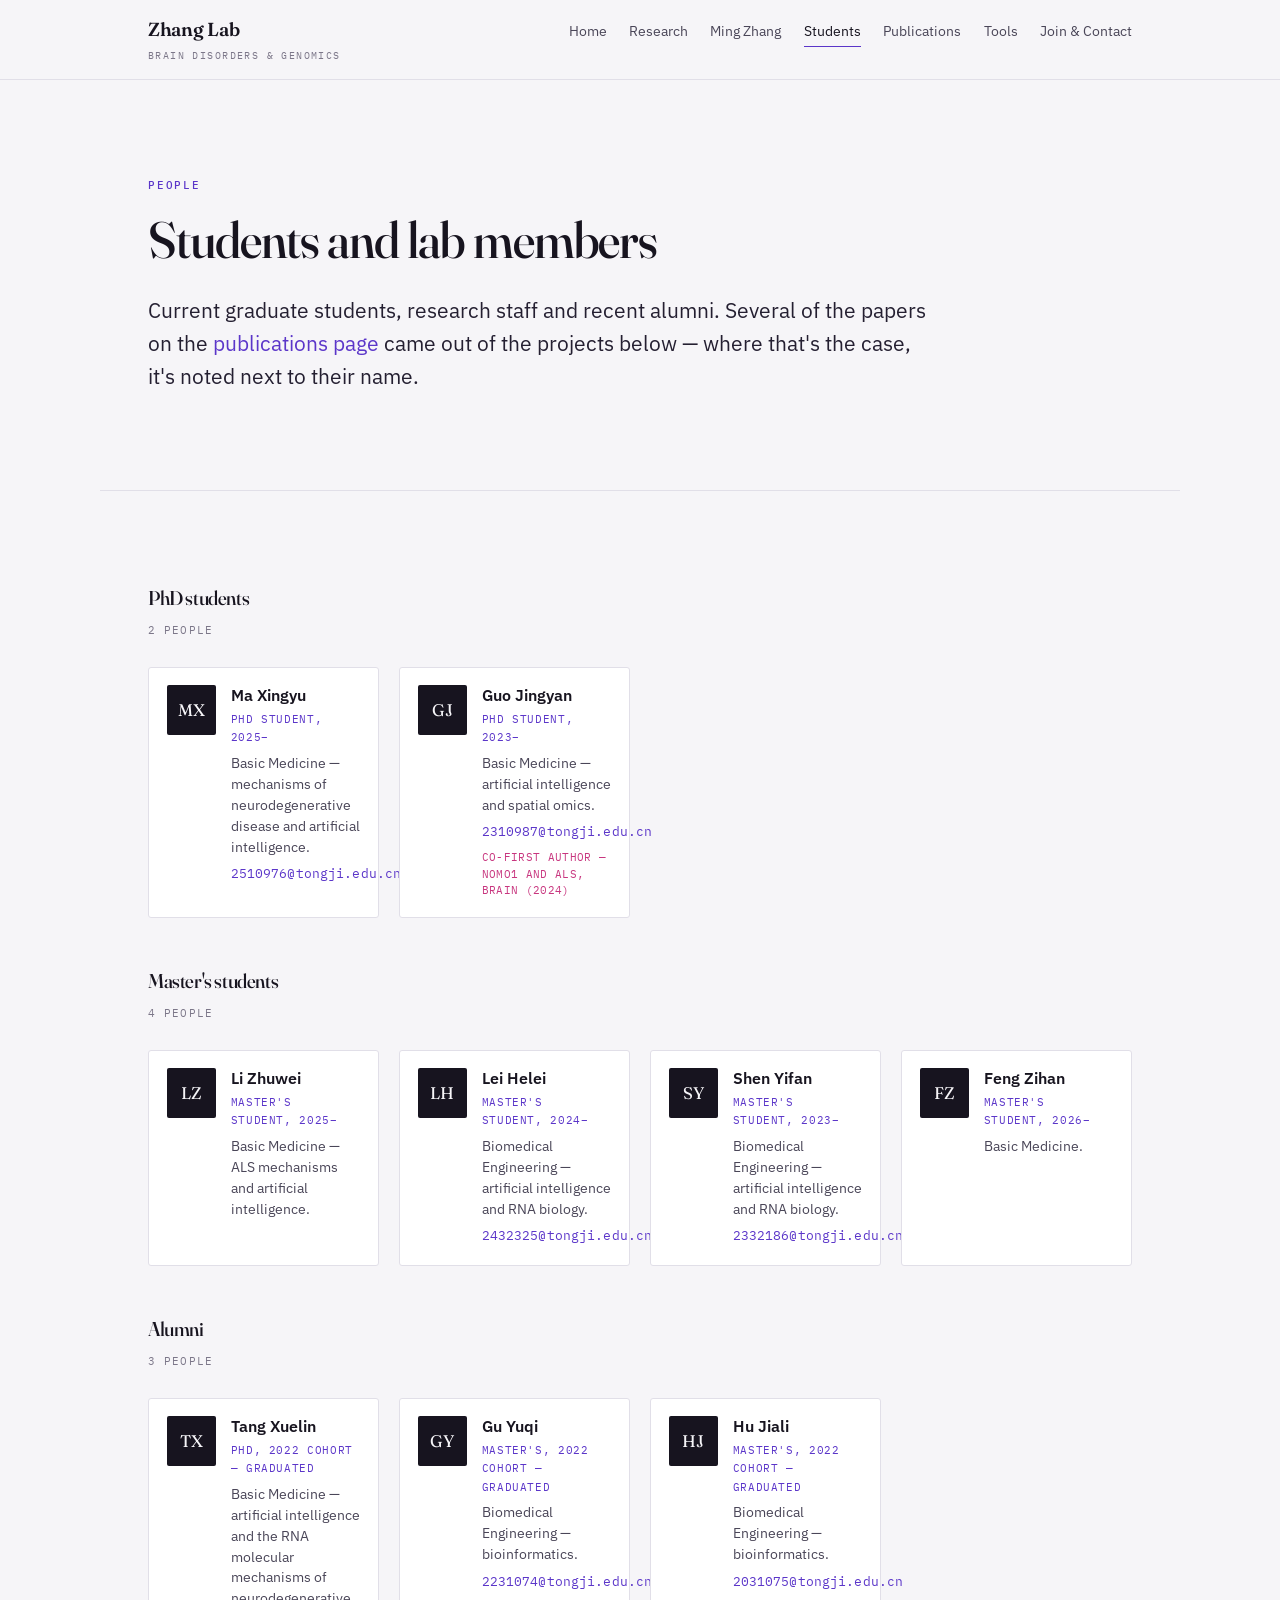
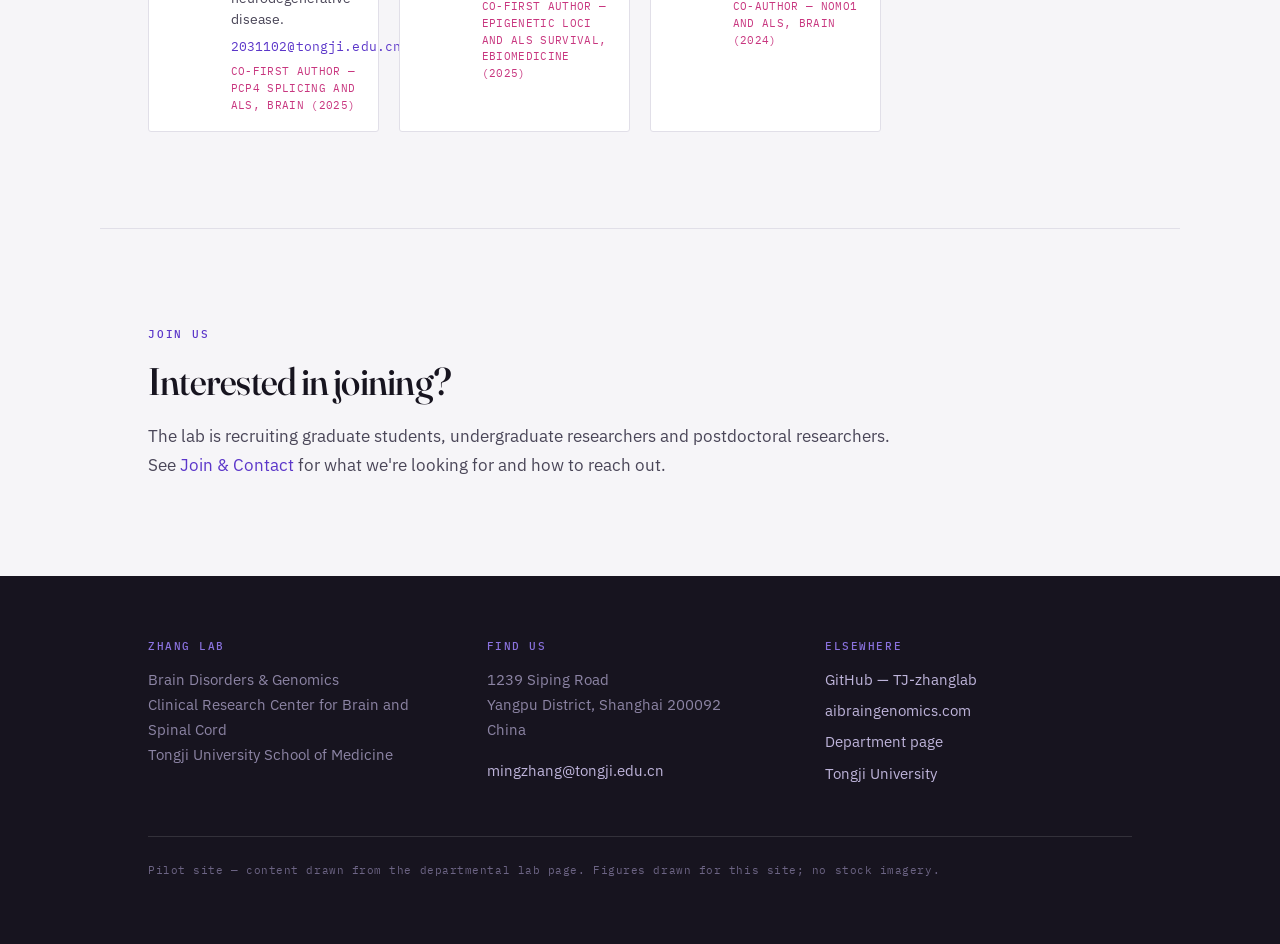
<file: students.html>
<!DOCTYPE html>
<html lang="en">
<head>
<meta charset="utf-8">
<meta name="viewport" content="width=device-width, initial-scale=1">
<title>Students — Zhang Lab, Tongji University</title>
<meta name="description" content="PhD and master's students, research staff and alumni of the Zhang Lab, Brain Disorders and Genomics, Tongji University School of Medicine.">
<link rel="preconnect" href="https://fonts.googleapis.com">
<link rel="preconnect" href="https://fonts.gstatic.com" crossorigin>
<link href="https://fonts.googleapis.com/css2?family=Fraunces:opsz,wght,SOFT,WONK@9..144,300..700,0..100,0..1&family=IBM+Plex+Mono:wght@400;500&family=IBM+Plex+Sans:wght@400;500;600&display=swap" rel="stylesheet">
<link rel="stylesheet" href="assets/style.css">
</head>
<body>
<a class="skip" href="#main">Skip to content</a>

<header class="masthead">
  <div class="wrap">
    <a class="wordmark" href="index.html">Zhang Lab<span>Brain Disorders &amp; Genomics</span></a>
    <nav class="nav" aria-label="Main">
      <a href="index.html">Home</a>
      <a href="research.html">Research</a>
      <a href="ming-zhang.html">Ming Zhang</a>
      <a href="students.html">Students</a>
      <a href="publications.html">Publications</a>
      <a href="tools.html">Tools</a>
      <a href="contact.html">Join &amp; Contact</a>
    </nav>
  </div>
</header>

<main id="main">

<section class="wrap">
  <span class="eyebrow">People</span>
  <h1 style="font-size:clamp(2rem,4.4vw,3.2rem); max-width:18ch">Students and lab members</h1>
  <p class="lede" style="max-width:60ch">Current graduate students, research staff and recent alumni. Several of the papers on the <a href="publications.html">publications page</a> came out of the projects below — where that's the case, it's noted next to their name.</p>
</section>

<section class="wrap rule-top">
  <div id="people-root"><p class="people-empty">Loading…</p></div>
</section>

<section class="wrap rule-top">
  <div class="wrap-narrow" style="padding:0">
    <span class="eyebrow">Join us</span>
    <h2>Interested in joining?</h2>
    <p>The lab is recruiting graduate students, undergraduate researchers and postdoctoral researchers. See <a href="contact.html">Join &amp; Contact</a> for what we're looking for and how to reach out.</p>
  </div>
</section>

</main>

<footer class="foot">
  <div class="wrap">
    <div class="foot-grid">
      <div>
        <h4>Zhang Lab</h4>
        <p>Brain Disorders &amp; Genomics<br>Clinical Research Center for Brain and Spinal Cord<br>Tongji University School of Medicine</p>
      </div>
      <div>
        <h4>Find us</h4>
        <p>1239 Siping Road<br>Yangpu District, Shanghai 200092<br>China</p>
        <p><a href="mailto:mingzhang@tongji.edu.cn">mingzhang@tongji.edu.cn</a></p>
      </div>
      <div>
        <h4>Elsewhere</h4>
        <ul>
          <li><a href="https://github.com/TJ-zhanglab" rel="noopener">GitHub — TJ-zhanglab</a></li>
          <li><a href="https://www.aibraingenomics.com/" rel="noopener">aibraingenomics.com</a></li>
          <li><a href="https://medgroup.tongji.edu.cn/Group.aspx?id=56" rel="noopener">Department page</a></li>
          <li><a href="https://www.tongji.edu.cn/" rel="noopener">Tongji University</a></li>
        </ul>
      </div>
    </div>
    <p class="colophon">Pilot site — content drawn from the departmental lab page. Figures drawn for this site; no stock imagery.<span id="visits" class="visits"></span></p>
  </div>
</footer>

<script src="assets/people.js"></script>
<script src="assets/site.js"></script>
</body>
</html>
</file>
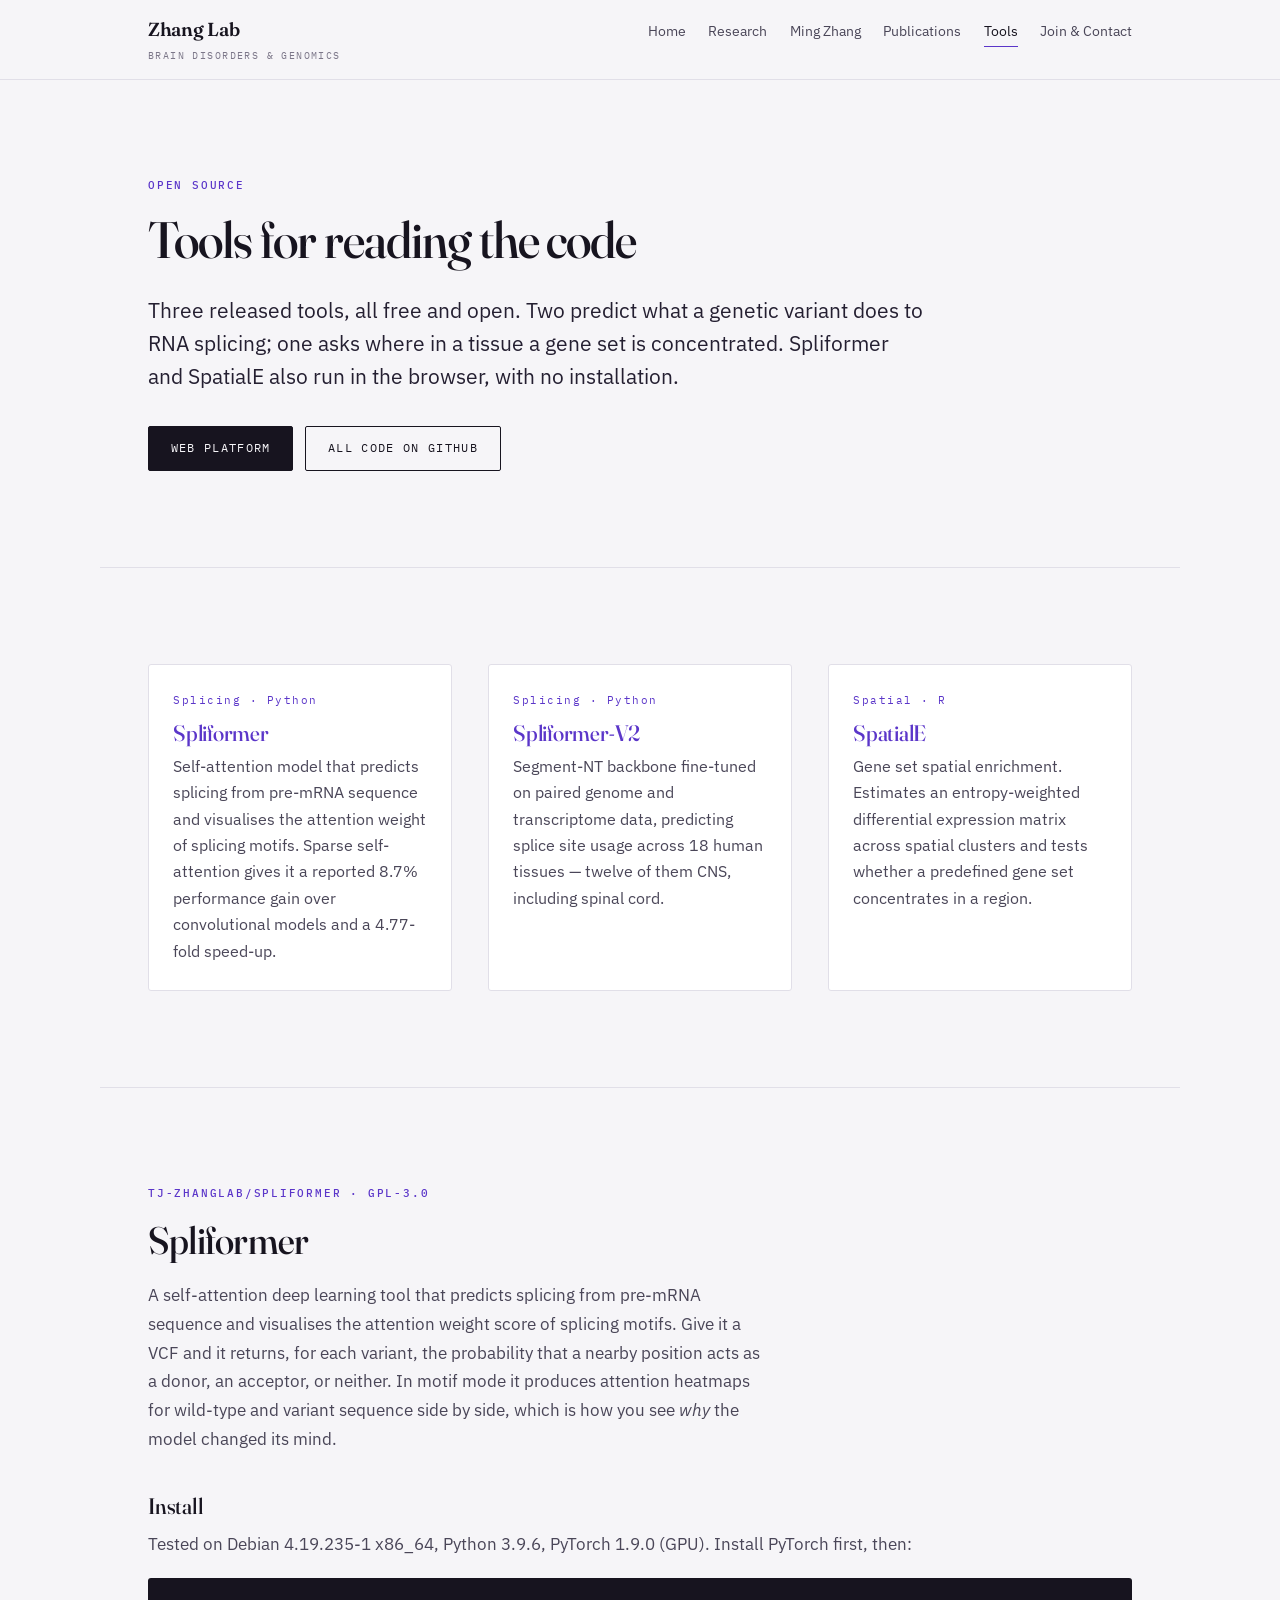
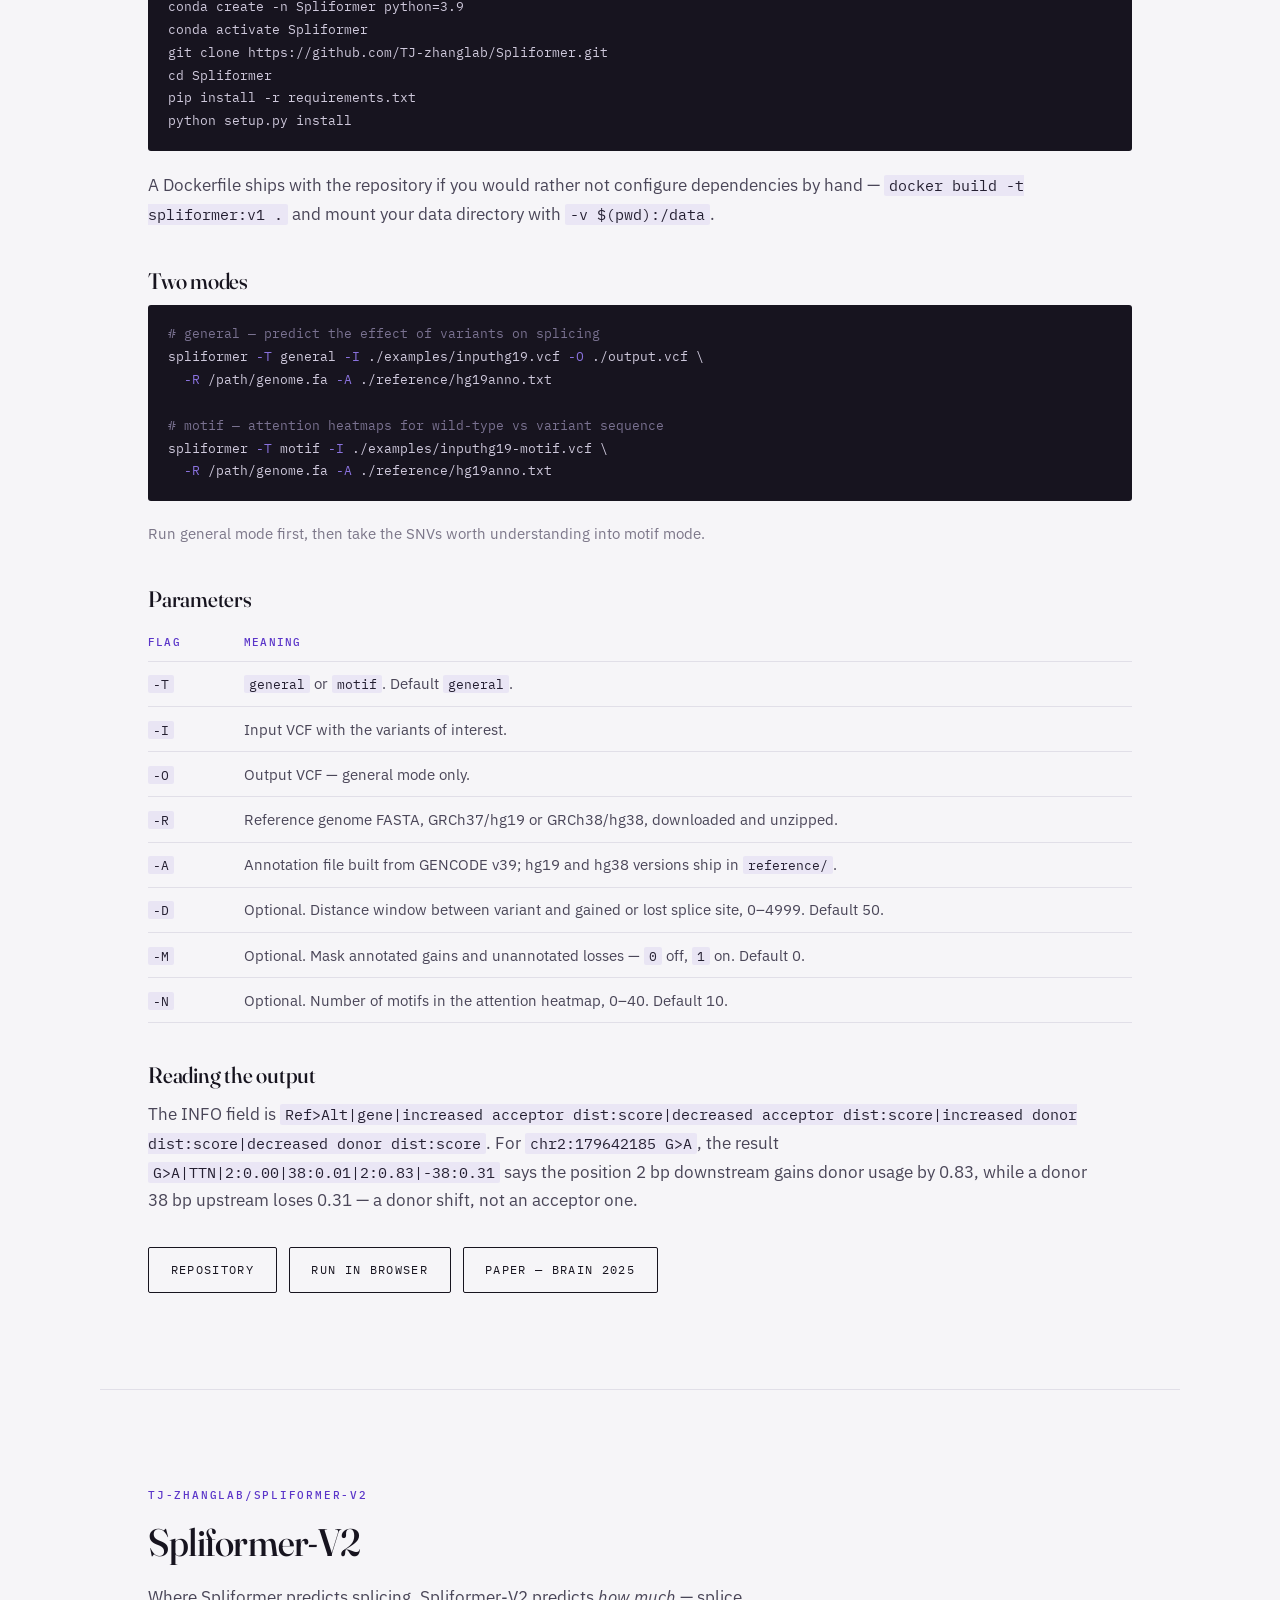
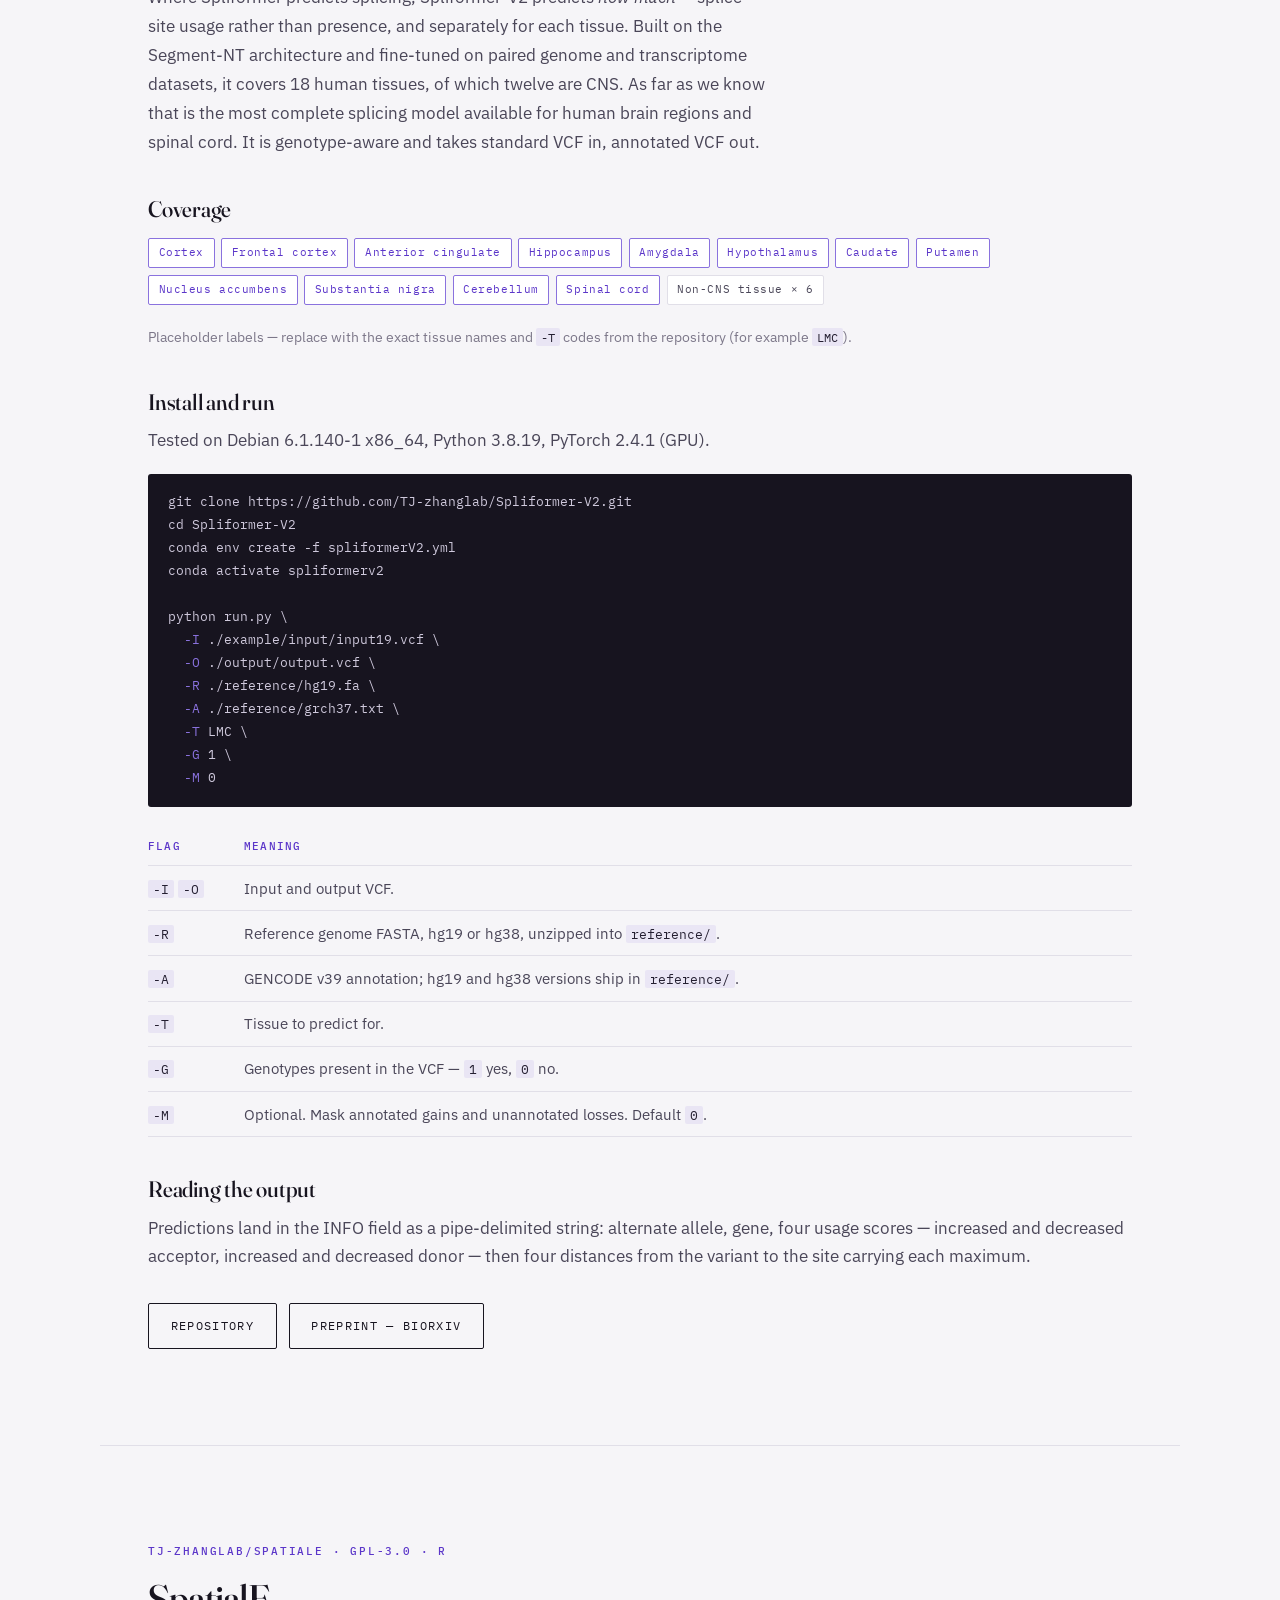
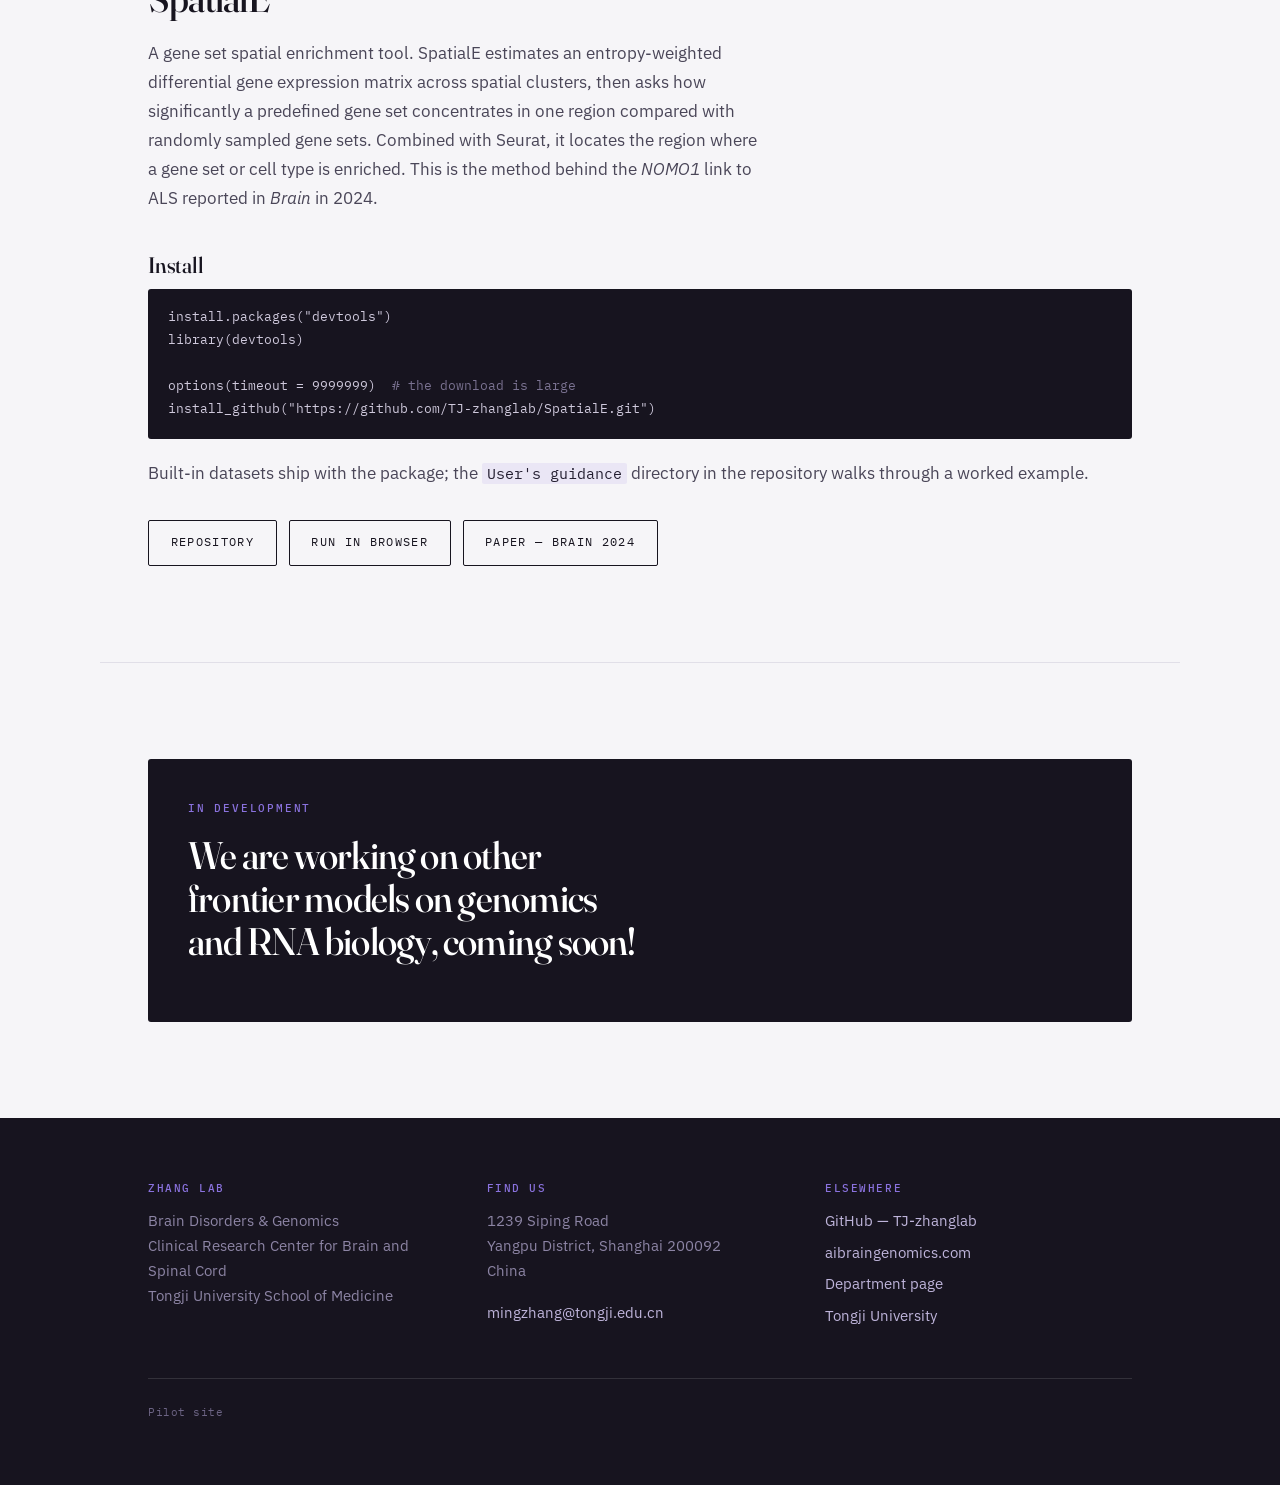
<file: tools.html>
<!DOCTYPE html>
<html lang="en">
<head>
<meta charset="utf-8">
<meta name="viewport" content="width=device-width, initial-scale=1">
<title>Tools — Zhang Lab, Tongji University</title>
<meta name="description" content="Spliformer, Spliformer-V2 and SpatialE: open source tools from the Zhang Lab for predicting RNA splicing and spatial gene set enrichment.">
<link rel="preconnect" href="https://fonts.googleapis.com">
<link rel="preconnect" href="https://fonts.gstatic.com" crossorigin>
<link href="https://fonts.googleapis.com/css2?family=Fraunces:opsz,wght,SOFT,WONK@9..144,300..700,0..100,0..1&family=IBM+Plex+Mono:wght@400;500&family=IBM+Plex+Sans:wght@400;500;600&display=swap" rel="stylesheet">
<link rel="stylesheet" href="assets/style.css">
</head>
<body>
<a class="skip" href="#main">Skip to content</a>

<header class="masthead">
  <div class="wrap">
    <a class="wordmark" href="index.html">Zhang Lab<span>Brain Disorders &amp; Genomics</span></a>
    <nav class="nav" aria-label="Main">
      <a href="index.html">Home</a>
      <a href="research.html">Research</a>
      <a href="ming-zhang.html">Ming Zhang</a>
      <a href="publications.html">Publications</a>
      <a href="tools.html">Tools</a>
      <a href="contact.html">Join &amp; Contact</a>
    </nav>
  </div>
</header>

<main id="main">

<section class="wrap">
  <span class="eyebrow">Open source</span>
  <h1 style="font-size:clamp(2rem,4.4vw,3.2rem); max-width:16ch">Tools for reading the code</h1>
  <p class="lede" style="max-width:60ch">Three released tools, all free and open. Two predict what a genetic variant does to RNA splicing; one asks where in a tissue a gene set is concentrated. Spliformer and SpatialE also run in the browser, with no installation.</p>
  <div class="btn-row">
    <a class="btn" href="https://www.aibraingenomics.com/" rel="noopener">Web platform</a>
    <a class="btn btn-ghost" href="https://github.com/TJ-zhanglab" rel="noopener">All code on GitHub</a>
  </div>
</section>

<!-- ======================= TOOL INDEX ============================ -->
<section class="wrap rule-top">
  <div class="grid">
    <article class="card">
      <span class="card-num">Splicing &middot; Python</span>
      <h3><a href="#spliformer">Spliformer</a></h3>
      <p>Self-attention model that predicts splicing from pre-mRNA sequence and visualises the attention weight of splicing motifs. Sparse self-attention gives it a reported 8.7% performance gain over convolutional models and a 4.77-fold speed-up.</p>
    </article>
    <article class="card">
      <span class="card-num">Splicing &middot; Python</span>
      <h3><a href="#spliformer-v2">Spliformer-V2</a></h3>
      <p>Segment-NT backbone fine-tuned on paired genome and transcriptome data, predicting splice site usage across 18 human tissues — twelve of them CNS, including spinal cord.</p>
    </article>
    <article class="card">
      <span class="card-num">Spatial &middot; R</span>
      <h3><a href="#spatiale">SpatialE</a></h3>
      <p>Gene set spatial enrichment. Estimates an entropy-weighted differential expression matrix across spatial clusters and tests whether a predefined gene set concentrates in a region.</p>
    </article>
  </div>
</section>

<!-- ======================== SPLIFORMER =========================== -->
<section class="wrap rule-top" id="spliformer">
  <span class="eyebrow">TJ-zhanglab/Spliformer &middot; GPL-3.0</span>
  <h2>Spliformer</h2>
  <p style="max-width:62ch">A self-attention deep learning tool that predicts splicing from pre-mRNA sequence and visualises the attention weight score of splicing motifs. Give it a VCF and it returns, for each variant, the probability that a nearby position acts as a donor, an acceptor, or neither. In motif mode it produces attention heatmaps for wild-type and variant sequence side by side, which is how you see <em>why</em> the model changed its mind.</p>

  <h3 style="margin-top:2.5rem">Install</h3>
  <p>Tested on Debian 4.19.235-1 x86_64, Python 3.9.6, PyTorch 1.9.0 (GPU). Install PyTorch first, then:</p>
<pre><code>conda create -n Spliformer python=3.9
conda activate Spliformer
git clone https://github.com/TJ-zhanglab/Spliformer.git
cd Spliformer
pip install -r requirements.txt
python setup.py install</code></pre>
  <p>A Dockerfile ships with the repository if you would rather not configure dependencies by hand — <code>docker build -t spliformer:v1 .</code> and mount your data directory with <code>-v $(pwd):/data</code>.</p>

  <h3 style="margin-top:2.5rem">Two modes</h3>
<pre><span class="c"># general — predict the effect of variants on splicing</span>
<code>spliformer <span class="f">-T</span> general <span class="f">-I</span> ./examples/inputhg19.vcf <span class="f">-O</span> ./output.vcf \
  <span class="f">-R</span> /path/genome.fa <span class="f">-A</span> ./reference/hg19anno.txt</code>

<span class="c"># motif — attention heatmaps for wild-type vs variant sequence</span>
<code>spliformer <span class="f">-T</span> motif <span class="f">-I</span> ./examples/inputhg19-motif.vcf \
  <span class="f">-R</span> /path/genome.fa <span class="f">-A</span> ./reference/hg19anno.txt</code></pre>
  <p class="muted" style="font-size:0.95rem">Run general mode first, then take the SNVs worth understanding into motif mode.</p>

  <h3 style="margin-top:2.5rem">Parameters</h3>
  <table>
    <thead><tr><th style="width:6rem">Flag</th><th>Meaning</th></tr></thead>
    <tbody>
      <tr><td><code>-T</code></td><td><code>general</code> or <code>motif</code>. Default <code>general</code>.</td></tr>
      <tr><td><code>-I</code></td><td>Input VCF with the variants of interest.</td></tr>
      <tr><td><code>-O</code></td><td>Output VCF — general mode only.</td></tr>
      <tr><td><code>-R</code></td><td>Reference genome FASTA, GRCh37/hg19 or GRCh38/hg38, downloaded and unzipped.</td></tr>
      <tr><td><code>-A</code></td><td>Annotation file built from GENCODE v39; hg19 and hg38 versions ship in <code>reference/</code>.</td></tr>
      <tr><td><code>-D</code></td><td>Optional. Distance window between variant and gained or lost splice site, 0–4999. Default 50.</td></tr>
      <tr><td><code>-M</code></td><td>Optional. Mask annotated gains and unannotated losses — <code>0</code> off, <code>1</code> on. Default 0.</td></tr>
      <tr><td><code>-N</code></td><td>Optional. Number of motifs in the attention heatmap, 0–40. Default 10.</td></tr>
    </tbody>
  </table>

  <h3 style="margin-top:2.5rem">Reading the output</h3>
  <p>The INFO field is <code>Ref&gt;Alt|gene|increased acceptor dist:score|decreased acceptor dist:score|increased donor dist:score|decreased donor dist:score</code>. For <code>chr2:179642185 G&gt;A</code>, the result <code>G&gt;A|TTN|2:0.00|38:0.01|2:0.83|-38:0.31</code> says the position 2&nbsp;bp downstream gains donor usage by 0.83, while a donor 38&nbsp;bp upstream loses 0.31 — a donor shift, not an acceptor one.</p>
  <div class="btn-row">
    <a class="btn btn-ghost" href="https://github.com/TJ-zhanglab/Spliformer" rel="noopener">Repository</a>
    <a class="btn btn-ghost" href="https://www.aibraingenomics.com/spliformer/" rel="noopener">Run in browser</a>
    <a class="btn btn-ghost" href="https://doi.org/10.1093/brain/awaf025" rel="noopener">Paper — Brain 2025</a>
  </div>
</section>

<!-- ====================== SPLIFORMER-V2 ========================== -->
<section class="wrap rule-top" id="spliformer-v2">
  <span class="eyebrow">TJ-zhanglab/Spliformer-V2</span>
  <h2>Spliformer-V2</h2>
  <p style="max-width:62ch">Where Spliformer predicts splicing, Spliformer-V2 predicts <em>how much</em> — splice site usage rather than presence, and separately for each tissue. Built on the Segment-NT architecture and fine-tuned on paired genome and transcriptome datasets, it covers 18 human tissues, of which twelve are CNS. As far as we know that is the most complete splicing model available for human brain regions and spinal cord. It is genotype-aware and takes standard VCF in, annotated VCF out.</p>

  <h3 style="margin-top:2.5rem">Coverage</h3>
  <ul class="tissues" style="margin-top:1rem">
    <li class="cns">Cortex</li><li class="cns">Frontal cortex</li><li class="cns">Anterior cingulate</li>
    <li class="cns">Hippocampus</li><li class="cns">Amygdala</li><li class="cns">Hypothalamus</li>
    <li class="cns">Caudate</li><li class="cns">Putamen</li><li class="cns">Nucleus accumbens</li>
    <li class="cns">Substantia nigra</li><li class="cns">Cerebellum</li><li class="cns">Spinal cord</li>
    <li>Non-CNS tissue &times; 6</li>
  </ul>
  <p class="muted" style="margin-top:1.25rem; font-size:0.9rem">Placeholder labels — replace with the exact tissue names and <code>-T</code> codes from the repository (for example <code>LMC</code>).</p>

  <h3 style="margin-top:2.5rem">Install and run</h3>
  <p>Tested on Debian 6.1.140-1 x86_64, Python 3.8.19, PyTorch 2.4.1 (GPU).</p>
<pre><code>git clone https://github.com/TJ-zhanglab/Spliformer-V2.git
cd Spliformer-V2
conda env create -f spliformerV2.yml
conda activate spliformerv2

python run.py \
  <span class="f">-I</span> ./example/input/input19.vcf \
  <span class="f">-O</span> ./output/output.vcf \
  <span class="f">-R</span> ./reference/hg19.fa \
  <span class="f">-A</span> ./reference/grch37.txt \
  <span class="f">-T</span> LMC \
  <span class="f">-G</span> 1 \
  <span class="f">-M</span> 0</code></pre>

  <table>
    <thead><tr><th style="width:6rem">Flag</th><th>Meaning</th></tr></thead>
    <tbody>
      <tr><td><code>-I</code> <code>-O</code></td><td>Input and output VCF.</td></tr>
      <tr><td><code>-R</code></td><td>Reference genome FASTA, hg19 or hg38, unzipped into <code>reference/</code>.</td></tr>
      <tr><td><code>-A</code></td><td>GENCODE v39 annotation; hg19 and hg38 versions ship in <code>reference/</code>.</td></tr>
      <tr><td><code>-T</code></td><td>Tissue to predict for.</td></tr>
      <tr><td><code>-G</code></td><td>Genotypes present in the VCF — <code>1</code> yes, <code>0</code> no.</td></tr>
      <tr><td><code>-M</code></td><td>Optional. Mask annotated gains and unannotated losses. Default <code>0</code>.</td></tr>
    </tbody>
  </table>

  <h3 style="margin-top:2.5rem">Reading the output</h3>
  <p>Predictions land in the INFO field as a pipe-delimited string: alternate allele, gene, four usage scores — increased and decreased acceptor, increased and decreased donor — then four distances from the variant to the site carrying each maximum.</p>
  <div class="btn-row">
    <a class="btn btn-ghost" href="https://github.com/TJ-zhanglab/Spliformer-V2" rel="noopener">Repository</a>
    <a class="btn btn-ghost" href="https://doi.org/10.1101/2025.06.28.662167" rel="noopener">Preprint — bioRxiv</a>
  </div>
</section>

<!-- ========================== SPATIALE ============================ -->
<section class="wrap rule-top" id="spatiale">
  <span class="eyebrow">TJ-zhanglab/SpatialE &middot; GPL-3.0 &middot; R</span>
  <h2>SpatialE</h2>
  <p style="max-width:62ch">A gene set spatial enrichment tool. SpatialE estimates an entropy-weighted differential gene expression matrix across spatial clusters, then asks how significantly a predefined gene set concentrates in one region compared with randomly sampled gene sets. Combined with Seurat, it locates the region where a gene set or cell type is enriched. This is the method behind the <em>NOMO1</em> link to ALS reported in <em>Brain</em> in 2024.</p>

  <h3 style="margin-top:2.5rem">Install</h3>
<pre><code>install.packages("devtools")
library(devtools)

options(timeout = 9999999)  <span class="c"># the download is large</span>
install_github("https://github.com/TJ-zhanglab/SpatialE.git")</code></pre>
  <p>Built-in datasets ship with the package; the <code>User's guidance</code> directory in the repository walks through a worked example.</p>
  <div class="btn-row">
    <a class="btn btn-ghost" href="https://github.com/TJ-zhanglab/SpatialE" rel="noopener">Repository</a>
    <a class="btn btn-ghost" href="https://www.aibraingenomics.com/spatiale/" rel="noopener">Run in browser</a>
    <a class="btn btn-ghost" href="https://doi.org/10.1093/brain/awae123" rel="noopener">Paper — Brain 2024</a>
  </div>
</section>

<!-- ======================== IN PROGRESS =========================== -->
<section class="wrap rule-top">
  <div class="slab">
    <span class="eyebrow" style="color:#8A72DE">In development</span>
    <h2 style="max-width:20ch">We are working on other frontier models on genomics and RNA biology, coming soon!</h2>
    
</main>

<footer class="foot">
  <div class="wrap">
    <div class="foot-grid">
      <div>
        <h4>Zhang Lab</h4>
        <p>Brain Disorders &amp; Genomics<br>Clinical Research Center for Brain and Spinal Cord<br>Tongji University School of Medicine</p>
      </div>
      <div>
        <h4>Find us</h4>
        <p>1239 Siping Road<br>Yangpu District, Shanghai 200092<br>China</p>
        <p><a href="mailto:mingzhang@tongji.edu.cn">mingzhang@tongji.edu.cn</a></p>
      </div>
      <div>
        <h4>Elsewhere</h4>
        <ul>
          <li><a href="https://github.com/TJ-zhanglab" rel="noopener">GitHub — TJ-zhanglab</a></li>
          <li><a href="https://www.aibraingenomics.com/" rel="noopener">aibraingenomics.com</a></li>
          <li><a href="https://medgroup.tongji.edu.cn/Group.aspx?id=56" rel="noopener">Department page</a></li>
          <li><a href="https://www.tongji.edu.cn/" rel="noopener">Tongji University</a></li>
        </ul>
      </div>
    </div>
    <p class="colophon">Pilot site </p>
  </div>
</footer>

<script src="assets/site.js"></script>
</body>
</html>
</file>
<file: assets/style.css>
/* ============================================================
   Brain Disorders & Genomics — Zhang Lab, Tongji University
   Palette drawn from Nissl-stained tissue: plum-black ink,
   cool bone paper, cresyl violet, and a single magenta accent
   reserved for "gain" signals in the splice motif.
   ============================================================ */

:root {
  --ink:        #17141F;
  --ink-soft:   #241F31;
  --paper:      #F6F5F8;
  --paper-warm: #FFFFFF;
  --violet:     #5B36C9;
  --violet-dim: #8A72DE;
  --magenta:    #C8367F;
  --slate:      #4A4658;
  --slate-dim:  #7C7789;
  --rule:       #E1DFE8;

  --wrap: 1080px;
  --gut: clamp(1.25rem, 5vw, 3rem);

  --display: "Fraunces", Georgia, serif;
  --body: "IBM Plex Sans", system-ui, -apple-system, sans-serif;
  --mono: "IBM Plex Mono", ui-monospace, SFMono-Regular, monospace;
}

*, *::before, *::after { box-sizing: border-box; }

html { -webkit-text-size-adjust: 100%; scroll-behavior: smooth; }

body {
  margin: 0;
  background: var(--paper);
  color: var(--slate);
  font-family: var(--body);
  font-size: 1.0625rem;
  line-height: 1.7;
  -webkit-font-smoothing: antialiased;
}

img, svg { max-width: 100%; height: auto; display: block; }

a { color: var(--violet); text-decoration: none; }
a:hover { text-decoration: underline; text-underline-offset: 3px; }

:focus-visible {
  outline: 2px solid var(--violet);
  outline-offset: 3px;
  border-radius: 2px;
}

/* ---------- type ---------- */

h1, h2, h3, h4 {
  font-family: var(--display);
  font-variation-settings: "SOFT" 0, "WONK" 1, "opsz" 96;
  color: var(--ink);
  font-weight: 500;
  line-height: 1.12;
  letter-spacing: -0.02em;
  margin: 0 0 0.5em;
}

h1 { font-size: clamp(2.4rem, 5.6vw, 4.1rem); }
h2 { font-size: clamp(1.65rem, 3.2vw, 2.4rem); }
h3 { font-size: clamp(1.15rem, 2vw, 1.4rem); letter-spacing: -0.01em; }

p { margin: 0 0 1.1em; }
p:last-child { margin-bottom: 0; }

.eyebrow {
  font-family: var(--mono);
  font-size: 0.7rem;
  font-weight: 500;
  letter-spacing: 0.16em;
  text-transform: uppercase;
  color: var(--violet);
  margin: 0 0 1rem;
  display: block;
}

.lede {
  font-size: clamp(1.1rem, 1.7vw, 1.3rem);
  line-height: 1.6;
  color: var(--ink-soft);
}

.muted { color: var(--slate-dim); }

/* ---------- layout ---------- */

.wrap {
  max-width: var(--wrap);
  margin-inline: auto;
  padding-inline: var(--gut);
}

.wrap-narrow { max-width: 760px; }

section { padding-block: clamp(3.5rem, 8vw, 6rem); }

.rule-top { border-top: 1px solid var(--rule); }

/* ---------- header ---------- */

.masthead {
  position: sticky;
  top: 0;
  z-index: 40;
  background: rgba(246, 245, 248, 0.92);
  backdrop-filter: blur(10px);
  border-bottom: 1px solid var(--rule);
}

.masthead .wrap {
  display: flex;
  flex-wrap: wrap;
  align-items: baseline;
  gap: 0.5rem 1.75rem;
  padding-block: 0.9rem;
}

.wordmark {
  font-family: var(--display);
  font-variation-settings: "WONK" 1, "opsz" 40;
  font-size: 1.18rem;
  font-weight: 600;
  color: var(--ink);
  letter-spacing: -0.015em;
  margin-right: auto;
  white-space: nowrap;
}
.wordmark:hover { text-decoration: none; color: var(--violet); }
.wordmark span {
  display: block;
  font-family: var(--mono);
  font-size: 0.63rem;
  font-weight: 400;
  letter-spacing: 0.14em;
  text-transform: uppercase;
  color: var(--slate-dim);
  margin-top: 1px;
}

.nav {
  display: flex;
  flex-wrap: wrap;
  gap: 0.4rem 1.4rem;
  font-size: 0.9rem;
}
.nav a {
  color: var(--slate);
  padding-block: 2px;
  border-bottom: 1.5px solid transparent;
}
.nav a:hover { color: var(--ink); text-decoration: none; border-bottom-color: var(--violet-dim); }
.nav a[aria-current="page"] { color: var(--ink); border-bottom-color: var(--violet); }

/* ---------- hero ---------- */

.hero {
  background: var(--ink);
  color: #CFC9DC;
  padding-block: clamp(3.5rem, 8vw, 6.5rem);
  overflow: hidden;
}
.hero h1 { color: var(--paper-warm); max-width: 15ch; }
.hero .eyebrow { color: var(--violet-dim); }
.hero .lede { color: #B6AECB; max-width: 56ch; }
.hero-grid {
  display: grid;
  gap: clamp(2rem, 5vw, 3.5rem);
  grid-template-columns: 1fr;
  align-items: center;
}
@media (min-width: 900px) {
  .hero-grid { grid-template-columns: 1.05fr 1fr; }
}

.hero-figure figcaption {
  font-family: var(--mono);
  font-size: 0.68rem;
  line-height: 1.6;
  letter-spacing: 0.04em;
  color: #7A7291;
  margin-top: 0.9rem;
}

/* stat strip */
.stats {
  display: flex;
  flex-wrap: wrap;
  gap: 1.75rem 2.5rem;
  margin-top: 2.5rem;
  padding-top: 1.75rem;
  border-top: 1px solid rgba(255,255,255,0.14);
}
.stats div { min-width: 6rem; }
.stats b {
  display: block;
  font-family: var(--display);
  font-variation-settings: "WONK" 1, "opsz" 60;
  font-size: 1.9rem;
  font-weight: 500;
  color: var(--paper-warm);
  line-height: 1;
}
.stats span {
  font-family: var(--mono);
  font-size: 0.66rem;
  letter-spacing: 0.13em;
  text-transform: uppercase;
  color: #857CA0;
}

/* ---------- cards / grids ---------- */

.grid {
  display: grid;
  gap: clamp(1.5rem, 3vw, 2.25rem);
  grid-template-columns: repeat(auto-fit, minmax(260px, 1fr));
}

.card {
  background: var(--paper-warm);
  border: 1px solid var(--rule);
  border-radius: 3px;
  padding: 1.6rem 1.5rem;
  transition: border-color 0.2s ease, transform 0.2s ease;
}
.card:hover { border-color: var(--violet-dim); }
.card h3 { margin-bottom: 0.45rem; }
.card p { font-size: 0.97rem; margin-bottom: 0; }
.card .thumb { margin: -0.4rem 0 1.1rem; }

.card-num {
  font-family: var(--mono);
  font-size: 0.68rem;
  letter-spacing: 0.14em;
  color: var(--violet);
  display: block;
  margin-bottom: 0.7rem;
}

/* ---------- publications ---------- */

.pub-controls {
  display: flex;
  flex-wrap: wrap;
  gap: 0.5rem;
  margin-bottom: 2.5rem;
}
.chip {
  font-family: var(--mono);
  font-size: 0.72rem;
  letter-spacing: 0.08em;
  text-transform: uppercase;
  padding: 0.42rem 0.85rem;
  border: 1px solid var(--rule);
  background: var(--paper-warm);
  color: var(--slate);
  border-radius: 2px;
  cursor: pointer;
  transition: all 0.15s ease;
}
.chip:hover { border-color: var(--violet-dim); color: var(--ink); }
.chip[aria-pressed="true"] {
  background: var(--ink);
  border-color: var(--ink);
  color: var(--paper);
}

.pub-year {
  display: grid;
  grid-template-columns: 1fr;
  gap: 0.75rem 2rem;
  padding-block: 1.75rem;
  border-top: 1px solid var(--rule);
}
@media (min-width: 720px) {
  .pub-year { grid-template-columns: 5rem 1fr; }
}
.pub-year > h2 {
  font-family: var(--mono);
  font-size: 0.85rem;
  font-weight: 500;
  letter-spacing: 0.1em;
  color: var(--violet);
  margin: 0.35rem 0 0;
  position: sticky;
  top: 5.5rem;
  align-self: start;
}

.pub {
  padding-block: 0.85rem;
  border-bottom: 1px solid var(--rule);
}
.pub:last-child { border-bottom: 0; padding-bottom: 0; }
.pub-title {
  font-family: var(--body);
  font-size: 1.02rem;
  font-weight: 500;
  color: var(--ink);
  line-height: 1.45;
  margin: 0 0 0.3rem;
  letter-spacing: 0;
}
.pub-title a { color: inherit; }
.pub-title a:hover { color: var(--violet); }
.pub-meta {
  font-size: 0.88rem;
  color: var(--slate-dim);
  margin: 0;
  line-height: 1.55;
}
.pub-meta em { color: var(--slate); font-style: italic; }
.pub-tag {
  font-family: var(--mono);
  font-size: 0.62rem;
  letter-spacing: 0.1em;
  text-transform: uppercase;
  color: var(--magenta);
  border: 1px solid currentColor;
  border-radius: 2px;
  padding: 1px 5px;
  margin-left: 0.4rem;
  white-space: nowrap;
  vertical-align: 1px;
}

/* ---------- PI / people ---------- */

.bio-grid {
  display: grid;
  gap: clamp(1.75rem, 4vw, 3rem);
  grid-template-columns: 1fr;
}
@media (min-width: 820px) {
  .bio-grid { grid-template-columns: 260px 1fr; align-items: start; }
}
.portrait {
  border: 1px solid var(--rule);
  border-radius: 3px;
  background: var(--paper-warm);
  overflow: hidden;
}
.portrait figcaption {
  font-family: var(--mono);
  font-size: 0.66rem;
  letter-spacing: 0.06em;
  color: var(--slate-dim);
  padding: 0.7rem 0.85rem;
  border-top: 1px solid var(--rule);
  line-height: 1.5;
}

.deflist { margin: 0; }
.deflist dt {
  font-family: var(--mono);
  font-size: 0.7rem;
  letter-spacing: 0.13em;
  text-transform: uppercase;
  color: var(--violet);
  margin-top: 1.9rem;
  padding-top: 1.1rem;
  border-top: 1px solid var(--rule);
}
.deflist dt:first-child { margin-top: 0; padding-top: 0; border-top: 0; }
.deflist dd { margin: 0.7rem 0 0; }

.timeline { list-style: none; margin: 0; padding: 0; }
.timeline li {
  display: grid;
  grid-template-columns: 5.5rem 1fr;
  gap: 1rem;
  padding-block: 0.6rem;
}
.timeline li + li { border-top: 1px solid var(--rule); }
.timeline b {
  font-family: var(--mono);
  font-size: 0.78rem;
  font-weight: 500;
  color: var(--slate-dim);
  letter-spacing: 0.03em;
  padding-top: 3px;
}

/* ---------- tool page ---------- */

.slab {
  background: var(--ink);
  color: #C4BDD6;
  border-radius: 3px;
  padding: clamp(1.5rem, 4vw, 2.5rem);
}
.slab h2, .slab h3 { color: var(--paper-warm); }

pre {
  background: var(--ink);
  color: #CFC9DC;
  border-radius: 3px;
  padding: 1.1rem 1.25rem;
  overflow-x: auto;
  font-family: var(--mono);
  font-size: 0.82rem;
  line-height: 1.75;
  margin: 0 0 1.25rem;
}
pre .c { color: #7A7291; }
pre .f { color: var(--violet-dim); }

code {
  font-family: var(--mono);
  font-size: 0.86em;
  background: rgba(91, 54, 201, 0.08);
  color: var(--ink-soft);
  padding: 1px 5px;
  border-radius: 2px;
}
pre code { background: none; color: inherit; padding: 0; font-size: 1em; }

table {
  width: 100%;
  border-collapse: collapse;
  font-size: 0.92rem;
  margin-bottom: 1.25rem;
}
th, td {
  text-align: left;
  padding: 0.6rem 0.9rem 0.6rem 0;
  border-bottom: 1px solid var(--rule);
  vertical-align: top;
}
th {
  font-family: var(--mono);
  font-size: 0.68rem;
  letter-spacing: 0.11em;
  text-transform: uppercase;
  color: var(--violet);
  font-weight: 500;
}
td code { white-space: nowrap; }

.tissues {
  display: flex;
  flex-wrap: wrap;
  gap: 0.4rem;
  margin: 0;
  padding: 0;
  list-style: none;
}
.tissues li {
  font-family: var(--mono);
  font-size: 0.7rem;
  letter-spacing: 0.05em;
  padding: 0.3rem 0.6rem;
  border: 1px solid var(--rule);
  border-radius: 2px;
  background: var(--paper-warm);
  color: var(--slate);
}
.tissues li.cns { border-color: var(--violet-dim); color: var(--violet); }

/* ---------- buttons ---------- */

.btn {
  display: inline-block;
  font-family: var(--mono);
  font-size: 0.76rem;
  letter-spacing: 0.11em;
  text-transform: uppercase;
  padding: 0.72rem 1.35rem;
  border: 1px solid var(--ink);
  background: var(--ink);
  color: var(--paper);
  border-radius: 2px;
  transition: background 0.18s ease, color 0.18s ease;
}
.btn:hover { background: var(--violet); border-color: var(--violet); color: #fff; text-decoration: none; }
.btn-ghost { background: none; color: var(--ink); }
.btn-ghost:hover { background: var(--ink); color: var(--paper); border-color: var(--ink); }
.hero .btn-ghost { color: var(--paper); border-color: rgba(255,255,255,0.4); }
.hero .btn-ghost:hover { background: var(--paper); color: var(--ink); border-color: var(--paper); }

.btn-row { display: flex; flex-wrap: wrap; gap: 0.75rem; margin-top: 2rem; }

/* ---------- footer ---------- */

.foot {
  background: var(--ink);
  color: #8C84A4;
  padding-block: clamp(2.5rem, 6vw, 4rem);
  font-size: 0.92rem;
}
.foot a { color: #BEB4DA; }
.foot h4 {
  font-family: var(--mono);
  font-size: 0.68rem;
  font-weight: 500;
  letter-spacing: 0.14em;
  text-transform: uppercase;
  color: var(--violet-dim);
  margin: 0 0 0.9rem;
}
.foot-grid {
  display: grid;
  gap: 2rem;
  grid-template-columns: repeat(auto-fit, minmax(210px, 1fr));
}
.foot ul { list-style: none; margin: 0; padding: 0; }
.foot li { margin-bottom: 0.4rem; }
.foot .colophon {
  margin-top: 2.75rem;
  padding-top: 1.5rem;
  border-top: 1px solid rgba(255,255,255,0.12);
  font-family: var(--mono);
  font-size: 0.68rem;
  letter-spacing: 0.05em;
  color: #6C6484;
}

/* ---------- splice motif animation ---------- */

.arc-draw {
  stroke-dasharray: var(--len, 400);
  stroke-dashoffset: var(--len, 400);
  animation: draw 1.5s cubic-bezier(0.4, 0, 0.2, 1) forwards;
}
@keyframes draw { to { stroke-dashoffset: 0; } }

.fade-up { animation: fadeUp 0.7s ease both; }
@keyframes fadeUp {
  from { opacity: 0; transform: translateY(10px); }
  to { opacity: 1; transform: none; }
}

@media (prefers-reduced-motion: reduce) {
  html { scroll-behavior: auto; }
  *, *::before, *::after {
    animation-duration: 0.01ms !important;
    animation-iteration-count: 1 !important;
    transition-duration: 0.01ms !important;
  }
  .arc-draw { stroke-dashoffset: 0; }
}

.skip {
  position: absolute;
  left: -9999px;
}
.skip:focus {
  left: 0.5rem;
  top: 0.5rem;
  z-index: 100;
  background: var(--ink);
  color: var(--paper);
  padding: 0.6rem 1rem;
  border-radius: 2px;
}

/* ---------- pipeline figure animation (hero) ---------- */

.cell-in { opacity: 0; animation: fadeIn 0.5s ease forwards; }
@keyframes fadeIn { to { opacity: 1; } }

.line-in {
  stroke-dasharray: 100;
  stroke-dashoffset: 100;
  animation: draw 0.9s cubic-bezier(0.4, 0, 0.2, 1) forwards;
}

.bar-grow {
  transform-box: fill-box;
  transform-origin: bottom;
  transform: scaleY(0);
  animation: barGrow 0.55s cubic-bezier(0.2, 0.8, 0.2, 1) forwards;
}
@keyframes barGrow { to { transform: scaleY(1); } }

@media (prefers-reduced-motion: reduce) {
  .cell-in { opacity: 1; }
  .line-in { stroke-dashoffset: 0; }
  .bar-grow { transform: scaleY(1); }
}

/* ---------- visitor count (footer colophon) ---------- */

.visits:not(:empty)::before {
  content: "·";
  margin: 0 0.55em;
  opacity: 0.5;
}

/* ---------- people / students ---------- */

.people-section + .people-section { margin-top: 3.25rem; }

.people-section h2 {
  font-size: clamp(1.05rem, 1.8vw, 1.25rem);
  margin-bottom: 0.3rem;
}
.people-count {
  font-family: var(--mono);
  font-size: 0.7rem;
  letter-spacing: 0.1em;
  color: var(--slate-dim);
  text-transform: uppercase;
}

.people-grid {
  display: grid;
  gap: 1.25rem;
  grid-template-columns: repeat(auto-fill, minmax(230px, 1fr));
  margin-top: 1.5rem;
}

.person {
  display: flex;
  gap: 0.9rem;
  padding: 1.1rem;
  background: var(--paper-warm);
  border: 1px solid var(--rule);
  border-radius: 3px;
  transition: border-color 0.2s ease;
}
.person:hover { border-color: var(--violet-dim); }

.person-avatar {
  flex: none;
  width: 3.1rem;
  height: 3.1rem;
  border-radius: 2px;
  background: var(--ink);
  color: var(--paper);
  display: flex;
  align-items: center;
  justify-content: center;
  font-family: var(--display);
  font-size: 1.05rem;
  font-variation-settings: "WONK" 1;
  letter-spacing: 0.01em;
}
.person-avatar img {
  width: 100%;
  height: 100%;
  object-fit: cover;
  border-radius: 2px;
}

.person-body { min-width: 0; }
.person-name {
  font-family: var(--body);
  font-weight: 600;
  color: var(--ink);
  font-size: 0.98rem;
  line-height: 1.35;
  margin: 0;
}
.person-role {
  font-family: var(--mono);
  font-size: 0.68rem;
  letter-spacing: 0.06em;
  text-transform: uppercase;
  color: var(--violet);
  margin: 0.2rem 0 0.4rem;
}
.person-note {
  font-size: 0.87rem;
  color: var(--slate);
  line-height: 1.5;
  margin: 0;
}
.person-note.placeholder { color: var(--slate-dim); font-style: italic; }
.person-link {
  display: block;
  margin-top: 0.35rem;
  font-size: 0.8rem;
  font-family: var(--mono);
  letter-spacing: 0.01em;
}
.person-pub {
  color: var(--magenta);
  font-size: 0.7rem;
  letter-spacing: 0.03em;
  text-transform: uppercase;
  line-height: 1.5;
}

.people-empty {
  padding: 2rem 0;
  color: var(--slate-dim);
  font-size: 0.95rem;
}
</file>
